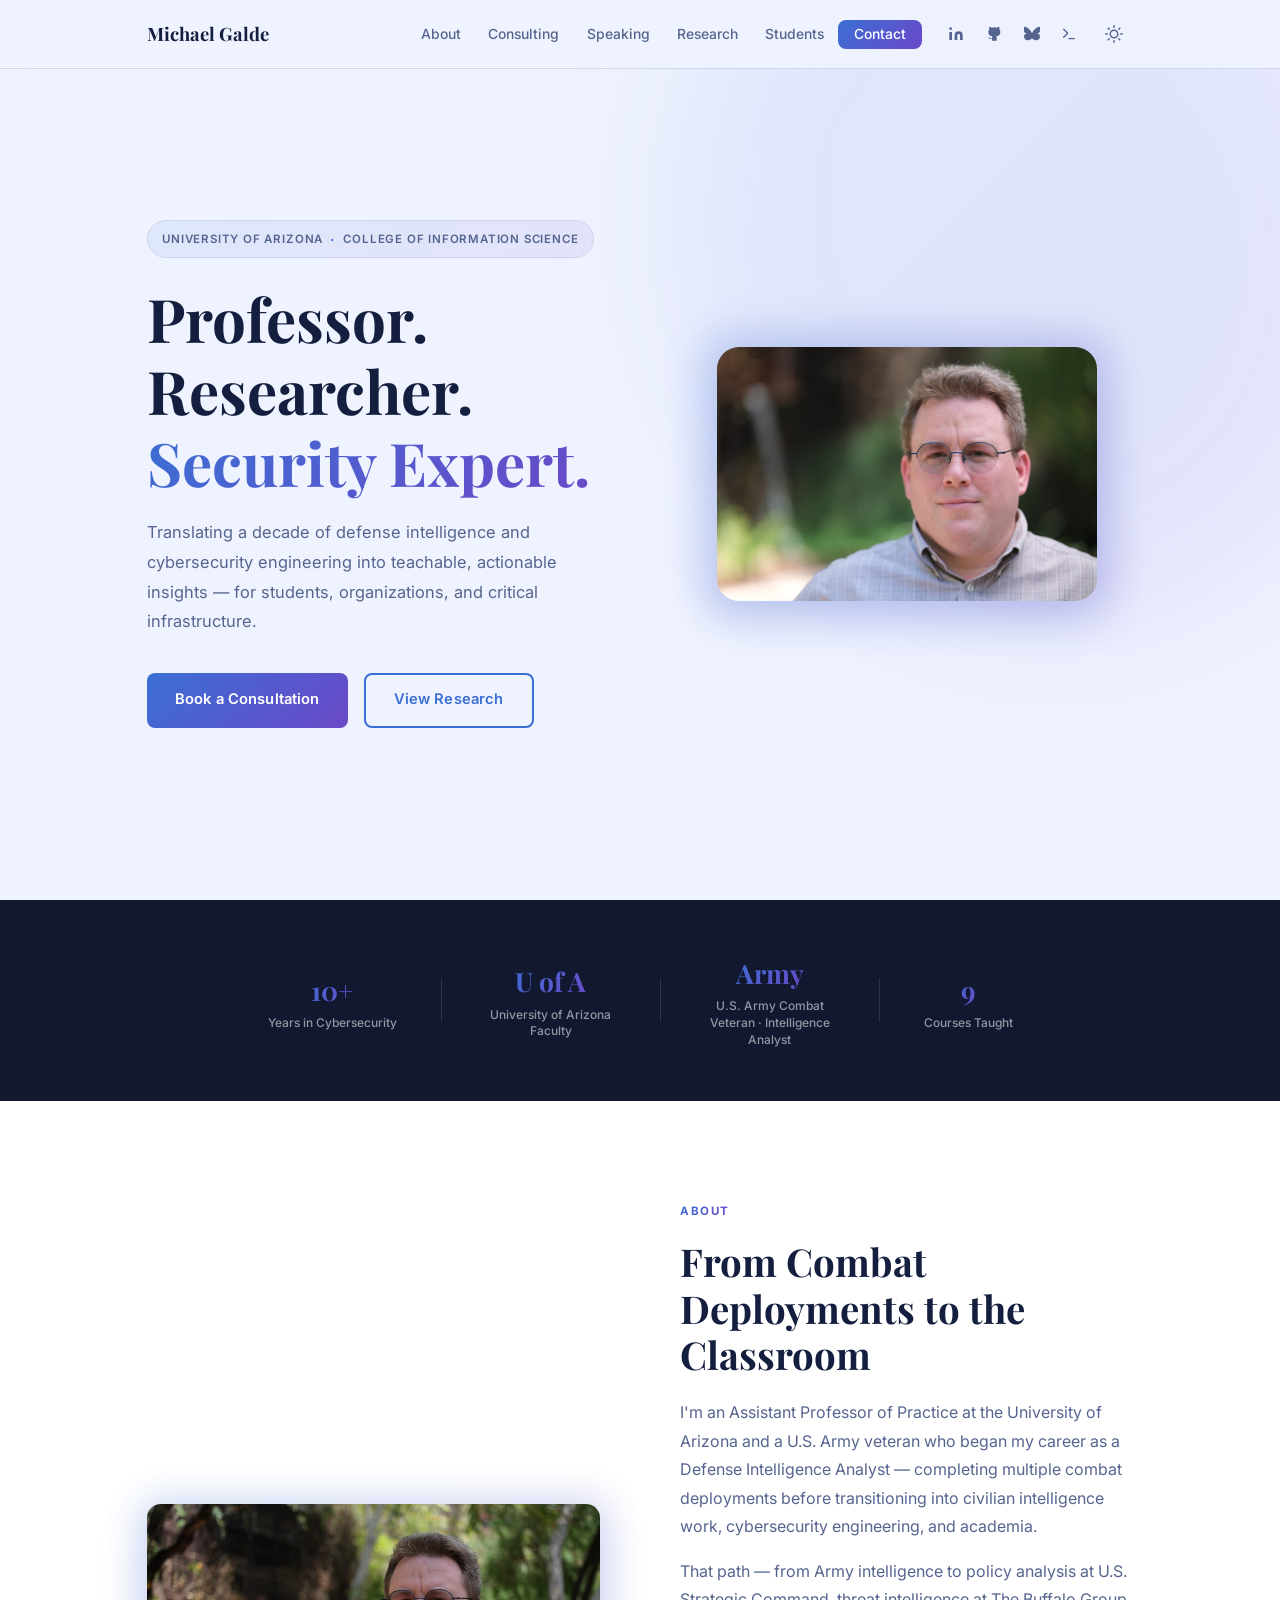
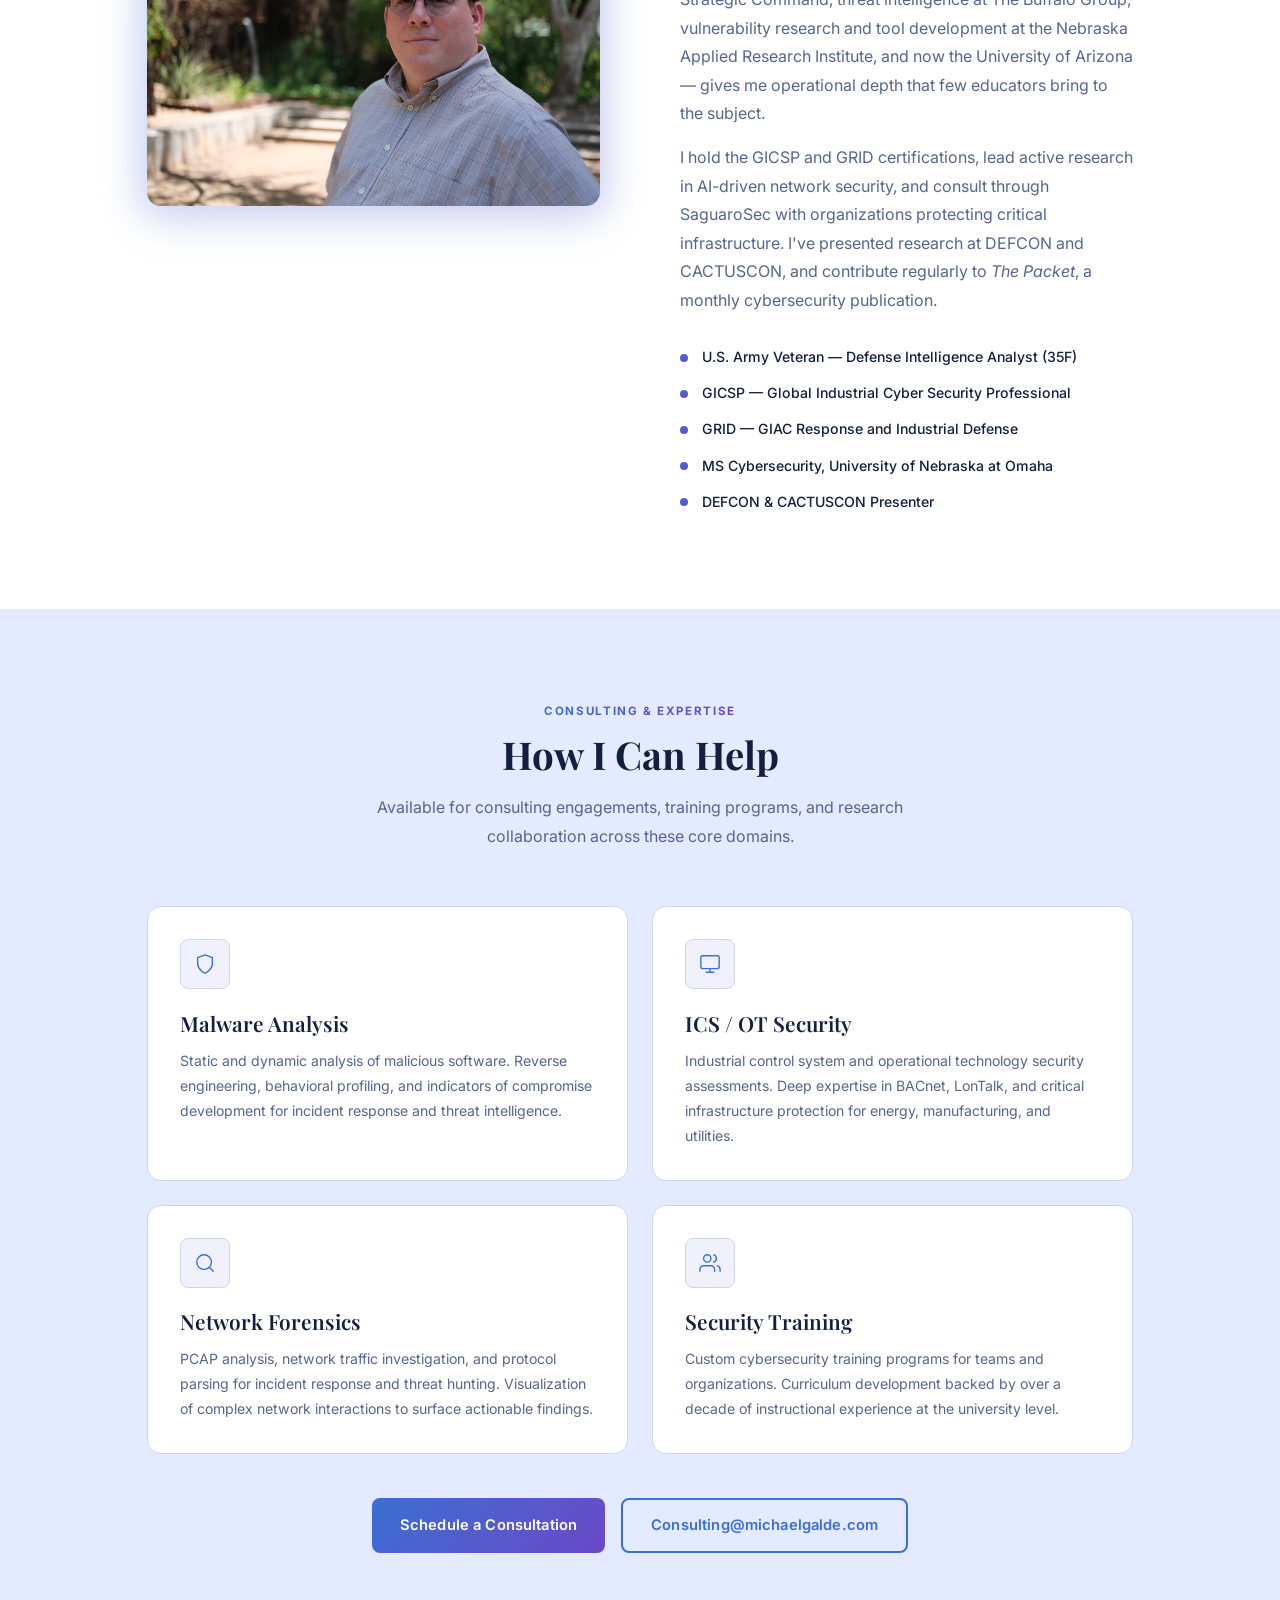
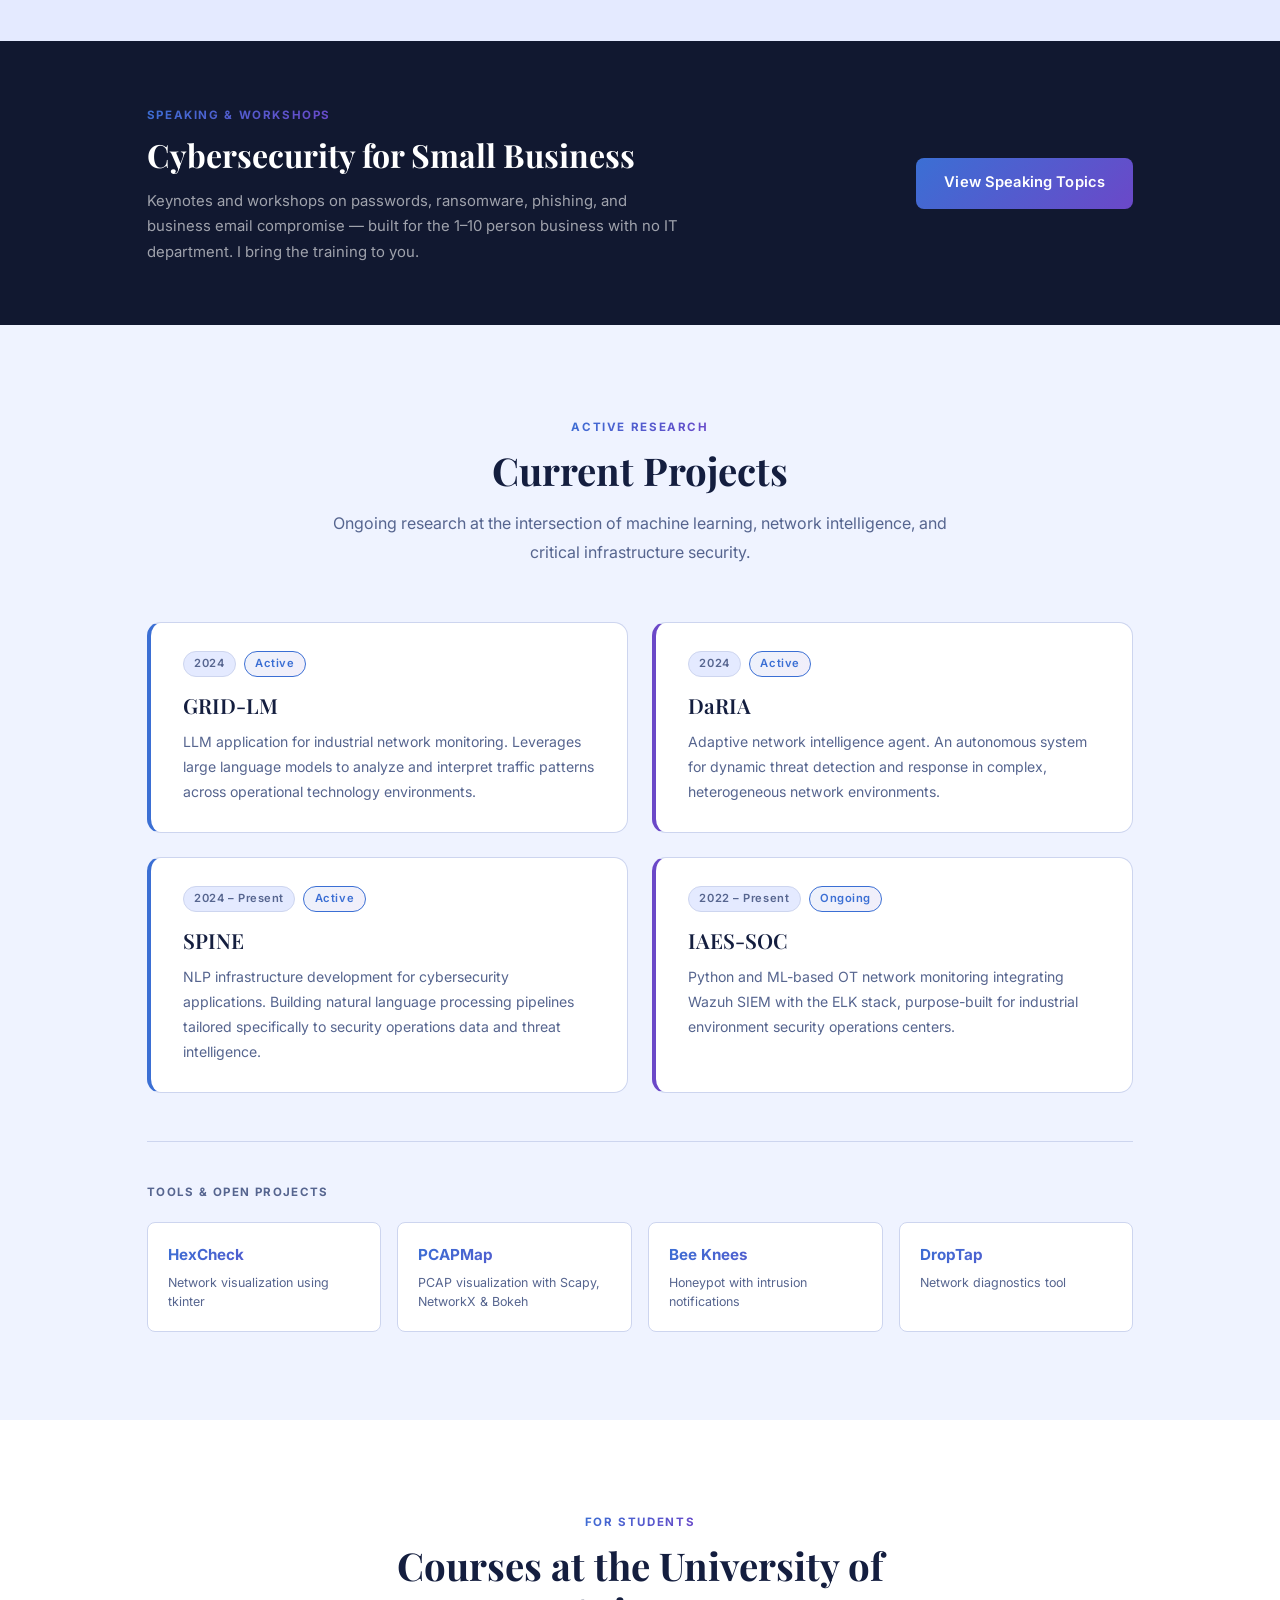
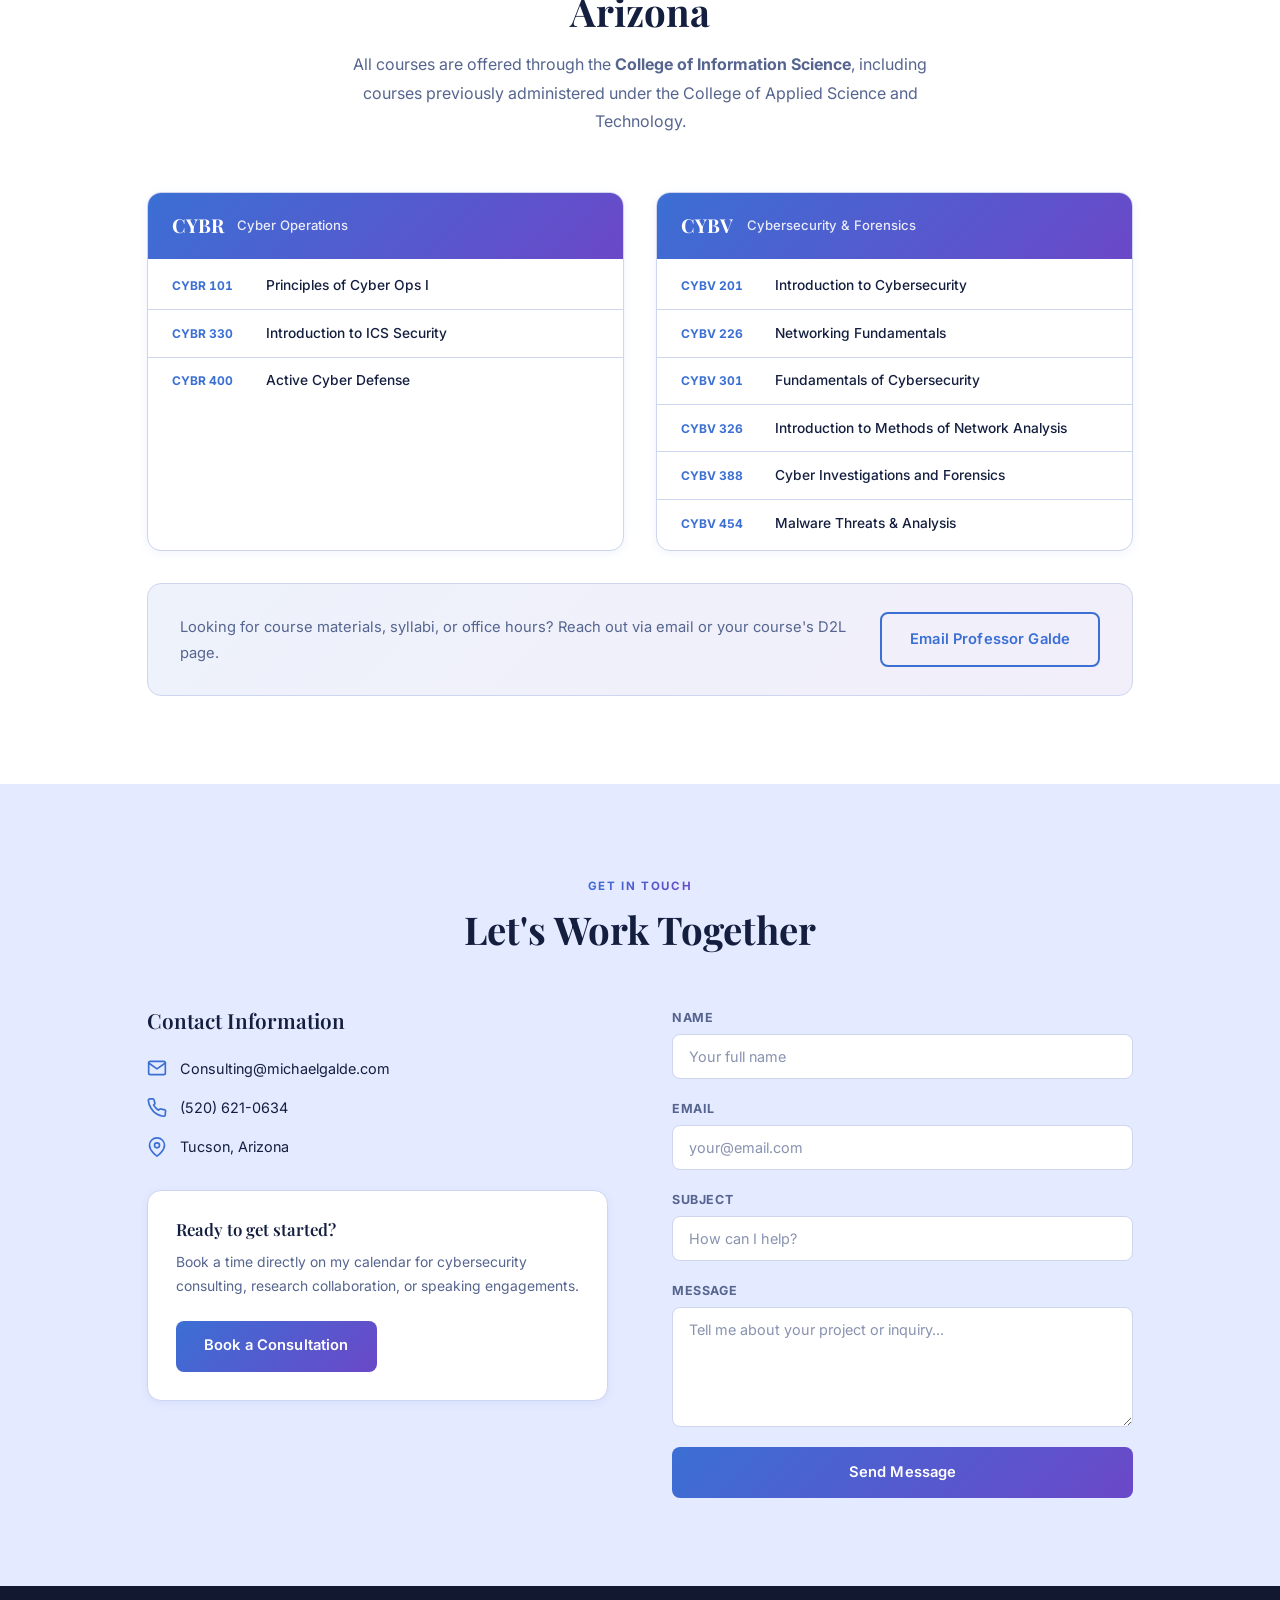
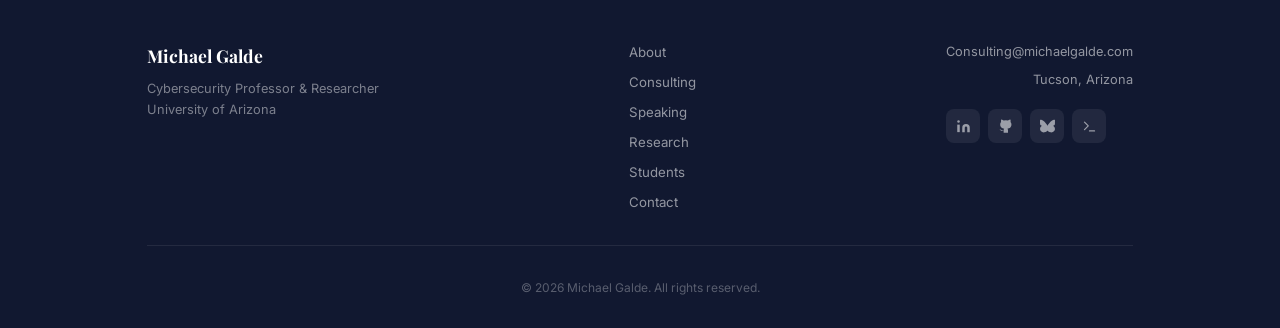
<file: index.html>
<!DOCTYPE html>
<html lang="en" data-theme="light">
<head>
  <meta charset="UTF-8">
  <meta name="viewport" content="width=device-width, initial-scale=1.0">
  <meta name="description" content="Assistant Professor at the University of Arizona and U.S. Army veteran. Cybersecurity expert specializing in ICS security, malware analysis, and network forensics. Available for consulting through SaguaroSec.">
  <title>Michael Galde | Cybersecurity Professor & Researcher</title>

  <!-- Favicon -->
  <link rel="icon" href="/favicon.ico" sizes="any">
  <link rel="icon" href="/favicon.svg" type="image/svg+xml">
  <link rel="apple-touch-icon" href="/favicon-180x180.png">

  <!-- Open Graph -->
  <meta property="og:type" content="website">
  <meta property="og:url" content="https://michaelgalde.com/">
  <meta property="og:title" content="Michael Galde | Cybersecurity Professor & Researcher">
  <meta property="og:description" content="Assistant Professor at the University of Arizona and U.S. Army veteran. Cybersecurity expert specializing in ICS security, malware analysis, and network forensics. Available for consulting.">
  <meta property="og:image" content="https://michaelgalde.com/images/hero-headshot.jpg">
  <meta property="og:image:width" content="600">
  <meta property="og:image:height" content="750">
  <meta property="og:site_name" content="Michael Galde">

  <!-- Twitter / X Card -->
  <meta name="twitter:card" content="summary_large_image">
  <meta name="twitter:title" content="Michael Galde | Cybersecurity Professor & Researcher">
  <meta name="twitter:description" content="Assistant Professor at the University of Arizona and U.S. Army veteran. Specializing in ICS security, malware analysis, and network forensics.">
  <meta name="twitter:image" content="https://michaelgalde.com/images/hero-headshot.jpg">

  <link rel="preconnect" href="https://fonts.googleapis.com">
  <link rel="preconnect" href="https://fonts.gstatic.com" crossorigin>
  <link href="https://fonts.googleapis.com/css2?family=Playfair+Display:ital,wght@0,400;0,600;0,700;1,400&family=Inter:wght@300;400;500;600;700&display=swap" rel="stylesheet">
  <link rel="stylesheet" href="css/style.css">
</head>
<body>

  <!-- ═══════════════════════ NAVIGATION ═══════════════════════ -->
  <nav class="nav" id="nav">
    <div class="nav-container">
      <a href="#home" class="nav-logo">Michael Galde</a>
      <div class="nav-right">
        <ul class="nav-links" id="navLinks">
          <li><a href="#about" class="nav-link">About</a></li>
          <li><a href="#consulting" class="nav-link">Consulting</a></li>
          <li><a href="speaking.html" class="nav-link">Speaking</a></li>
          <li><a href="#research" class="nav-link">Research</a></li>
          <li><a href="#students" class="nav-link">Students</a></li>
          <li><a href="#contact" class="nav-link nav-cta">Contact</a></li>
        </ul>
        <div class="nav-social">
          <a href="https://www.linkedin.com/in/mgalde/" target="_blank" rel="noopener" class="nav-social-link" aria-label="LinkedIn">
            <svg xmlns="http://www.w3.org/2000/svg" viewBox="0 0 24 24" fill="currentColor">
              <path d="M16 8a6 6 0 0 1 6 6v7h-4v-7a2 2 0 0 0-2-2 2 2 0 0 0-2 2v7h-4v-7a6 6 0 0 1 6-6z"/><rect x="2" y="9" width="4" height="12"/><circle cx="4" cy="4" r="2"/>
            </svg>
          </a>
          <a href="https://github.com/mgalde" target="_blank" rel="noopener" class="nav-social-link" aria-label="GitHub">
            <svg xmlns="http://www.w3.org/2000/svg" viewBox="0 0 24 24" fill="currentColor">
              <path d="M9 19c-5 1.5-5-2.5-7-3m14 6v-3.87a3.37 3.37 0 0 0-.94-2.61c3.14-.35 6.44-1.54 6.44-7A5.44 5.44 0 0 0 20 4.77 5.07 5.07 0 0 0 19.91 1S18.73.65 16 2.48a13.38 13.38 0 0 0-7 0C6.27.65 5.09 1 5.09 1A5.07 5.07 0 0 0 5 4.77a5.44 5.44 0 0 0-1.5 3.78c0 5.42 3.3 6.61 6.44 7A3.37 3.37 0 0 0 9 18.13V22"/>
            </svg>
          </a>
          <a href="https://bsky.app/profile/michaelgalde.com" target="_blank" rel="noopener" class="nav-social-link" aria-label="Bluesky">
            <svg xmlns="http://www.w3.org/2000/svg" viewBox="0 0 24 24" fill="currentColor">
              <path d="M12 10.8c-1.087-2.114-4.046-6.053-6.798-7.995C2.566.944 1.318.977.5 1.295.279 1.378 0 1.566 0 2.474c0 .893.032 3.723.044 4.555.054 3.514 2.516 3.793 5.21 3.562C2.612 11.161.036 12.4.036 16.184c0 3.457 3.118 5.816 6.957 5.186C10.037 20.8 11.547 19.427 12 18.5c.453.927 1.963 2.3 5.007 2.87 3.839.63 6.957-1.729 6.957-5.186 0-3.784-2.576-5.023-5.218-5.593 2.694.231 5.156-.048 5.21-3.562.012-.832.044-3.662.044-4.555 0-.908-.279-1.096-.5-1.179-.818-.318-2.066-.351-4.702 1.51C16.046 4.747 13.087 8.686 12 10.8Z"/>
            </svg>
          </a>
          <a href="https://apt-get-sudo.com" target="_blank" rel="noopener" class="nav-social-link" aria-label="Technical Portfolio">
            <svg xmlns="http://www.w3.org/2000/svg" viewBox="0 0 24 24" fill="none" stroke="currentColor" stroke-width="2" stroke-linecap="round" stroke-linejoin="round">
              <polyline points="4 17 10 11 4 5"/><line x1="12" y1="19" x2="20" y2="19"/>
            </svg>
          </a>
        </div>
        <button class="theme-toggle" id="themeToggle" aria-label="Toggle theme">
          <svg class="theme-icon icon-sun" xmlns="http://www.w3.org/2000/svg" viewBox="0 0 24 24" fill="none" stroke="currentColor" stroke-width="2" stroke-linecap="round" stroke-linejoin="round">
            <circle cx="12" cy="12" r="5"/>
            <line x1="12" y1="1" x2="12" y2="3"/><line x1="12" y1="21" x2="12" y2="23"/>
            <line x1="4.22" y1="4.22" x2="5.64" y2="5.64"/><line x1="18.36" y1="18.36" x2="19.78" y2="19.78"/>
            <line x1="1" y1="12" x2="3" y2="12"/><line x1="21" y1="12" x2="23" y2="12"/>
            <line x1="4.22" y1="19.78" x2="5.64" y2="18.36"/><line x1="18.36" y1="5.64" x2="19.78" y2="4.22"/>
          </svg>
          <svg class="theme-icon icon-moon" xmlns="http://www.w3.org/2000/svg" viewBox="0 0 24 24" fill="none" stroke="currentColor" stroke-width="2" stroke-linecap="round" stroke-linejoin="round">
            <path d="M21 12.79A9 9 0 1 1 11.21 3 7 7 0 0 0 21 12.79z"/>
          </svg>
        </button>
        <button class="nav-toggle" id="navToggle" aria-label="Toggle menu" aria-expanded="false">
          <span></span><span></span><span></span>
        </button>
      </div>
    </div>
  </nav>

  <main>

    <!-- ═══════════════════════ HERO ═══════════════════════ -->
    <section class="hero" id="home">
      <div class="hero-bg-blob"></div>
      <div class="container">
        <div class="hero-grid">
          <div class="hero-text">
            <div class="hero-badge">
              <span>University of Arizona</span>
              <span class="badge-sep">·</span>
              <span>College of Information Science</span>
            </div>
            <h1 class="hero-title">
              Professor.<br>
              Researcher.<br>
              <span class="gradient-text">Security Expert.</span>
            </h1>
            <p class="hero-sub">Translating a decade of defense intelligence and cybersecurity engineering into teachable, actionable insights — for students, organizations, and critical infrastructure.</p>
            <div class="hero-actions">
              <a href="https://tidycal.com/galdeconsulting/15-minute-meeting" target="_blank" rel="noopener" class="btn btn-primary">Book a Consultation</a>
              <a href="#research" class="btn btn-outline">View Research</a>
            </div>
          </div>
          <div class="hero-photo-col">
            <div class="hero-photo-frame">
              <div class="hero-photo-glow"></div>
              <img src="images/hero-headshot.jpg" alt="Professor Michael Galde" class="hero-photo">
            </div>
          </div>
        </div>
      </div>
    </section>

    <!-- ═══════════════════════ STATS STRIP ═══════════════════════ -->
    <div class="stats-strip">
      <div class="container">
        <div class="stats-grid">
          <div class="stat-item">
            <span class="stat-num">10+</span>
            <span class="stat-label">Years in Cybersecurity</span>
          </div>
          <div class="stat-divider"></div>
          <div class="stat-item">
            <span class="stat-num">U of A</span>
            <span class="stat-label">University of Arizona Faculty</span>
          </div>
          <div class="stat-divider"></div>
          <div class="stat-item">
            <span class="stat-num">Army</span>
            <span class="stat-label">U.S. Army Combat Veteran · Intelligence Analyst</span>
          </div>
          <div class="stat-divider"></div>
          <div class="stat-item">
            <span class="stat-num">9</span>
            <span class="stat-label">Courses Taught</span>
          </div>
        </div>
      </div>
    </div>

    <!-- ═══════════════════════ ABOUT ═══════════════════════ -->
    <section class="section about" id="about">
      <div class="container">
        <div class="two-col">
          <div class="col-photo">
            <div class="photo-wrapper">
              <img src="images/about-headshot.jpg" alt="Michael Galde at the University of Arizona" class="section-photo">
            </div>
          </div>
          <div class="col-text">
            <span class="section-label">About</span>
            <h2 class="section-title">From Combat Deployments to the Classroom</h2>
            <p>I'm an Assistant Professor of Practice at the University of Arizona and a U.S. Army veteran who began my career as a Defense Intelligence Analyst — completing multiple combat deployments before transitioning into civilian intelligence work, cybersecurity engineering, and academia.</p>
            <p>That path — from Army intelligence to policy analysis at U.S. Strategic Command, threat intelligence at The Buffalo Group, vulnerability research and tool development at the Nebraska Applied Research Institute, and now the University of Arizona — gives me operational depth that few educators bring to the subject.</p>
            <p>I hold the GICSP and GRID certifications, lead active research in AI-driven network security, and consult through SaguaroSec with organizations protecting critical infrastructure. I've presented research at DEFCON and CACTUSCON, and contribute regularly to <em>The Packet</em>, a monthly cybersecurity publication.</p>
            <div class="credential-list">
              <div class="credential-item">
                <div class="credential-dot"></div>
                <span>U.S. Army Veteran — Defense Intelligence Analyst (35F)</span>
              </div>
              <div class="credential-item">
                <div class="credential-dot"></div>
                <span>GICSP — Global Industrial Cyber Security Professional</span>
              </div>
              <div class="credential-item">
                <div class="credential-dot"></div>
                <span>GRID — GIAC Response and Industrial Defense</span>
              </div>
              <div class="credential-item">
                <div class="credential-dot"></div>
                <span>MS Cybersecurity, University of Nebraska at Omaha</span>
              </div>
              <div class="credential-item">
                <div class="credential-dot"></div>
                <span>DEFCON &amp; CACTUSCON Presenter</span>
              </div>
            </div>
          </div>
        </div>
      </div>
    </section>

    <!-- ═══════════════════════ CONSULTING ═══════════════════════ -->
    <section class="section consulting" id="consulting">
      <div class="container">
        <div class="section-header">
          <span class="section-label">Consulting &amp; Expertise</span>
          <h2 class="section-title">How I Can Help</h2>
          <p class="section-sub">Available for consulting engagements, training programs, and research collaboration across these core domains.</p>
        </div>
        <div class="services-grid">
          <div class="service-card">
            <div class="service-icon">
              <svg xmlns="http://www.w3.org/2000/svg" viewBox="0 0 24 24" fill="none" stroke="currentColor" stroke-width="1.5" stroke-linecap="round" stroke-linejoin="round">
                <path d="M12 22s8-4 8-10V5l-8-3-8 3v7c0 6 8 10 8 10z"/>
              </svg>
            </div>
            <h3>Malware Analysis</h3>
            <p>Static and dynamic analysis of malicious software. Reverse engineering, behavioral profiling, and indicators of compromise development for incident response and threat intelligence.</p>
          </div>
          <div class="service-card">
            <div class="service-icon">
              <svg xmlns="http://www.w3.org/2000/svg" viewBox="0 0 24 24" fill="none" stroke="currentColor" stroke-width="1.5" stroke-linecap="round" stroke-linejoin="round">
                <rect x="2" y="3" width="20" height="14" rx="2"/><line x1="8" y1="21" x2="16" y2="21"/><line x1="12" y1="17" x2="12" y2="21"/>
              </svg>
            </div>
            <h3>ICS / OT Security</h3>
            <p>Industrial control system and operational technology security assessments. Deep expertise in BACnet, LonTalk, and critical infrastructure protection for energy, manufacturing, and utilities.</p>
          </div>
          <div class="service-card">
            <div class="service-icon">
              <svg xmlns="http://www.w3.org/2000/svg" viewBox="0 0 24 24" fill="none" stroke="currentColor" stroke-width="1.5" stroke-linecap="round" stroke-linejoin="round">
                <circle cx="11" cy="11" r="8"/><line x1="21" y1="21" x2="16.65" y2="16.65"/>
              </svg>
            </div>
            <h3>Network Forensics</h3>
            <p>PCAP analysis, network traffic investigation, and protocol parsing for incident response and threat hunting. Visualization of complex network interactions to surface actionable findings.</p>
          </div>
          <div class="service-card">
            <div class="service-icon">
              <svg xmlns="http://www.w3.org/2000/svg" viewBox="0 0 24 24" fill="none" stroke="currentColor" stroke-width="1.5" stroke-linecap="round" stroke-linejoin="round">
                <path d="M17 21v-2a4 4 0 0 0-4-4H5a4 4 0 0 0-4 4v2"/><circle cx="9" cy="7" r="4"/>
                <path d="M23 21v-2a4 4 0 0 0-3-3.87"/><path d="M16 3.13a4 4 0 0 1 0 7.75"/>
              </svg>
            </div>
            <h3>Security Training</h3>
            <p>Custom cybersecurity training programs for teams and organizations. Curriculum development backed by over a decade of instructional experience at the university level.</p>
          </div>
        </div>
        <div class="consulting-cta">
          <a href="https://tidycal.com/galdeconsulting/15-minute-meeting" target="_blank" rel="noopener" class="btn btn-primary">Schedule a Consultation</a>
          <a href="mailto:Consulting@michaelgalde.com" class="btn btn-outline">Consulting@michaelgalde.com</a>
        </div>
      </div>
    </section>

    <!-- ═══════════════════════ SPEAKING TEASER ═══════════════════════ -->
    <div class="speaking-teaser">
      <div class="container">
        <div class="speaking-teaser-inner">
          <div class="speaking-teaser-text">
            <span class="speaking-teaser-eyebrow">Speaking &amp; Workshops</span>
            <h2 class="speaking-teaser-heading">Cybersecurity for Small Business</h2>
            <p>Keynotes and workshops on passwords, ransomware, phishing, and business email compromise — built for the 1–10 person business with no IT department. I bring the training to you.</p>
          </div>
          <a href="speaking.html" class="btn btn-primary">View Speaking Topics</a>
        </div>
      </div>
    </div>

    <!-- ═══════════════════════ RESEARCH ═══════════════════════ -->
    <section class="section research" id="research">
      <div class="container">
        <div class="section-header">
          <span class="section-label">Active Research</span>
          <h2 class="section-title">Current Projects</h2>
          <p class="section-sub">Ongoing research at the intersection of machine learning, network intelligence, and critical infrastructure security.</p>
        </div>
        <div class="research-grid">
          <div class="research-card">
            <div class="research-meta">
              <span class="research-tag">2024</span>
              <span class="research-tag research-tag-active">Active</span>
            </div>
            <h3>GRID-LM</h3>
            <p>LLM application for industrial network monitoring. Leverages large language models to analyze and interpret traffic patterns across operational technology environments.</p>
          </div>
          <div class="research-card">
            <div class="research-meta">
              <span class="research-tag">2024</span>
              <span class="research-tag research-tag-active">Active</span>
            </div>
            <h3>DaRIA</h3>
            <p>Adaptive network intelligence agent. An autonomous system for dynamic threat detection and response in complex, heterogeneous network environments.</p>
          </div>
          <div class="research-card">
            <div class="research-meta">
              <span class="research-tag">2024 – Present</span>
              <span class="research-tag research-tag-active">Active</span>
            </div>
            <h3>SPINE</h3>
            <p>NLP infrastructure development for cybersecurity applications. Building natural language processing pipelines tailored specifically to security operations data and threat intelligence.</p>
          </div>
          <div class="research-card">
            <div class="research-meta">
              <span class="research-tag">2022 – Present</span>
              <span class="research-tag research-tag-active">Ongoing</span>
            </div>
            <h3>IAES-SOC</h3>
            <p>Python and ML-based OT network monitoring integrating Wazuh SIEM with the ELK stack, purpose-built for industrial environment security operations centers.</p>
          </div>
        </div>

        <div class="tools-section">
          <p class="tools-label">Tools &amp; Open Projects</p>
          <div class="tools-grid">
            <div class="tool-item">
              <span class="tool-name">HexCheck</span>
              <span class="tool-desc">Network visualization using tkinter</span>
            </div>
            <div class="tool-item">
              <span class="tool-name">PCAPMap</span>
              <span class="tool-desc">PCAP visualization with Scapy, NetworkX &amp; Bokeh</span>
            </div>
            <div class="tool-item">
              <span class="tool-name">Bee Knees</span>
              <span class="tool-desc">Honeypot with intrusion notifications</span>
            </div>
            <div class="tool-item">
              <span class="tool-name">DropTap</span>
              <span class="tool-desc">Network diagnostics tool</span>
            </div>
          </div>
        </div>
      </div>
    </section>

    <!-- ═══════════════════════ STUDENTS ═══════════════════════ -->
    <section class="section students" id="students">
      <div class="container">
        <div class="section-header">
          <span class="section-label">For Students</span>
          <h2 class="section-title">Courses at the University of Arizona</h2>
          <p class="section-sub">All courses are offered through the <strong>College of Information Science</strong>, including courses previously administered under the College of Applied Science and Technology.</p>
        </div>
        <div class="courses-grid">
          <div class="course-group">
            <div class="course-group-header">
              <span class="course-prefix">CYBR</span>
              <span class="course-group-label">Cyber Operations</span>
            </div>
            <div class="course-list">
              <div class="course-item">
                <span class="course-num">CYBR 101</span>
                <span class="course-name">Principles of Cyber Ops I</span>
              </div>
              <div class="course-item">
                <span class="course-num">CYBR 330</span>
                <span class="course-name">Introduction to ICS Security</span>
              </div>
              <div class="course-item">
                <span class="course-num">CYBR 400</span>
                <span class="course-name">Active Cyber Defense</span>
              </div>
            </div>
          </div>
          <div class="course-group">
            <div class="course-group-header">
              <span class="course-prefix">CYBV</span>
              <span class="course-group-label">Cybersecurity &amp; Forensics</span>
            </div>
            <div class="course-list">
              <div class="course-item">
                <span class="course-num">CYBV 201</span>
                <span class="course-name">Introduction to Cybersecurity</span>
              </div>
              <div class="course-item">
                <span class="course-num">CYBV 226</span>
                <span class="course-name">Networking Fundamentals</span>
              </div>
              <div class="course-item">
                <span class="course-num">CYBV 301</span>
                <span class="course-name">Fundamentals of Cybersecurity</span>
              </div>
              <div class="course-item">
                <span class="course-num">CYBV 326</span>
                <span class="course-name">Introduction to Methods of Network Analysis</span>
              </div>
              <div class="course-item">
                <span class="course-num">CYBV 388</span>
                <span class="course-name">Cyber Investigations and Forensics</span>
              </div>
              <div class="course-item">
                <span class="course-num">CYBV 454</span>
                <span class="course-name">Malware Threats &amp; Analysis</span>
              </div>
            </div>
          </div>
        </div>
        <div class="student-note">
          <p>Looking for course materials, syllabi, or office hours? Reach out via email or your course's D2L page.</p>
          <a href="mailto:Consulting@michaelgalde.com" class="btn btn-outline">Email Professor Galde</a>
        </div>
      </div>
    </section>

    <!-- ═══════════════════════ CONTACT ═══════════════════════ -->
    <section class="section contact" id="contact">
      <div class="container">
        <div class="section-header">
          <span class="section-label">Get in Touch</span>
          <h2 class="section-title">Let's Work Together</h2>
        </div>
        <div class="contact-grid">
          <div class="contact-info">
            <h3>Contact Information</h3>
            <div class="contact-details">
              <div class="contact-row">
                <svg class="contact-icon" xmlns="http://www.w3.org/2000/svg" viewBox="0 0 24 24" fill="none" stroke="currentColor" stroke-width="2" stroke-linecap="round" stroke-linejoin="round">
                  <path d="M4 4h16c1.1 0 2 .9 2 2v12c0 1.1-.9 2-2 2H4c-1.1 0-2-.9-2-2V6c0-1.1.9-2 2-2z"/><polyline points="22,6 12,13 2,6"/>
                </svg>
                <a href="mailto:Consulting@michaelgalde.com">Consulting@michaelgalde.com</a>
              </div>
              <div class="contact-row">
                <svg class="contact-icon" xmlns="http://www.w3.org/2000/svg" viewBox="0 0 24 24" fill="none" stroke="currentColor" stroke-width="2" stroke-linecap="round" stroke-linejoin="round">
                  <path d="M22 16.92v3a2 2 0 0 1-2.18 2 19.79 19.79 0 0 1-8.63-3.07A19.5 19.5 0 0 1 4.69 12 19.79 19.79 0 0 1 1.61 3.22 2 2 0 0 1 3.62 1h3a2 2 0 0 1 2 1.72 12.84 12.84 0 0 0 .7 2.81 2 2 0 0 1-.45 2.11L7.91 8.6a16 16 0 0 0 6 6l.96-.96a2 2 0 0 1 2.11-.45c.907.339 1.85.573 2.81.7A2 2 0 0 1 22 16.92z"/>
                </svg>
                <a href="tel:5206210634">(520) 621-0634</a>
              </div>
              <div class="contact-row">
                <svg class="contact-icon" xmlns="http://www.w3.org/2000/svg" viewBox="0 0 24 24" fill="none" stroke="currentColor" stroke-width="2" stroke-linecap="round" stroke-linejoin="round">
                  <path d="M21 10c0 7-9 13-9 13s-9-6-9-13a9 9 0 0 1 18 0z"/><circle cx="12" cy="10" r="3"/>
                </svg>
                <span>Tucson, Arizona</span>
              </div>
            </div>
            <div class="booking-card">
              <h4>Ready to get started?</h4>
              <p>Book a time directly on my calendar for cybersecurity consulting, research collaboration, or speaking engagements.</p>
              <a href="https://tidycal.com/galdeconsulting/15-minute-meeting" target="_blank" rel="noopener" class="btn btn-primary">Book a Consultation</a>
            </div>
          </div>
          <div class="contact-form-col">
            <form class="contact-form" id="contactForm" novalidate>
              <div class="form-group">
                <label for="name">Name</label>
                <input type="text" id="name" name="name" placeholder="Your full name" required>
              </div>
              <div class="form-group">
                <label for="email">Email</label>
                <input type="email" id="email" name="email" placeholder="your@email.com" required>
              </div>
              <div class="form-group">
                <label for="subject">Subject</label>
                <input type="text" id="subject" name="subject" placeholder="How can I help?">
              </div>
              <div class="form-group">
                <label for="message">Message</label>
                <textarea id="message" name="message" rows="5" placeholder="Tell me about your project or inquiry..." required></textarea>
              </div>
              <button type="submit" class="btn btn-primary btn-full">Send Message</button>
              <div class="form-success" id="formSuccess" hidden>
                <p>Your message has been sent. I'll be in touch shortly.</p>
              </div>
            </form>
          </div>
        </div>
      </div>
    </section>

  </main>

  <!-- ═══════════════════════ FOOTER ═══════════════════════ -->
  <footer class="footer">
    <div class="container">
      <div class="footer-inner">
        <div class="footer-brand">
          <span class="footer-logo">Michael Galde</span>
          <p>Cybersecurity Professor &amp; Researcher<br>University of Arizona</p>
        </div>
        <nav class="footer-nav">
          <a href="#about">About</a>
          <a href="#consulting">Consulting</a>
          <a href="speaking.html">Speaking</a>
          <a href="#research">Research</a>
          <a href="#students">Students</a>
          <a href="#contact">Contact</a>
        </nav>
        <div class="footer-contact">
          <a href="mailto:Consulting@michaelgalde.com">Consulting@michaelgalde.com</a>
          <span>Tucson, Arizona</span>
          <div class="footer-social">
            <a href="https://www.linkedin.com/in/mgalde/" target="_blank" rel="noopener" aria-label="LinkedIn">
              <svg xmlns="http://www.w3.org/2000/svg" viewBox="0 0 24 24" fill="currentColor">
                <path d="M16 8a6 6 0 0 1 6 6v7h-4v-7a2 2 0 0 0-2-2 2 2 0 0 0-2 2v7h-4v-7a6 6 0 0 1 6-6z"/><rect x="2" y="9" width="4" height="12"/><circle cx="4" cy="4" r="2"/>
              </svg>
            </a>
            <a href="https://github.com/mgalde" target="_blank" rel="noopener" aria-label="GitHub">
              <svg xmlns="http://www.w3.org/2000/svg" viewBox="0 0 24 24" fill="currentColor">
                <path d="M9 19c-5 1.5-5-2.5-7-3m14 6v-3.87a3.37 3.37 0 0 0-.94-2.61c3.14-.35 6.44-1.54 6.44-7A5.44 5.44 0 0 0 20 4.77 5.07 5.07 0 0 0 19.91 1S18.73.65 16 2.48a13.38 13.38 0 0 0-7 0C6.27.65 5.09 1 5.09 1A5.07 5.07 0 0 0 5 4.77a5.44 5.44 0 0 0-1.5 3.78c0 5.42 3.3 6.61 6.44 7A3.37 3.37 0 0 0 9 18.13V22"/>
              </svg>
            </a>
            <a href="https://bsky.app/profile/michaelgalde.com" target="_blank" rel="noopener" aria-label="Bluesky">
              <svg xmlns="http://www.w3.org/2000/svg" viewBox="0 0 24 24" fill="currentColor">
                <path d="M12 10.8c-1.087-2.114-4.046-6.053-6.798-7.995C2.566.944 1.318.977.5 1.295.279 1.378 0 1.566 0 2.474c0 .893.032 3.723.044 4.555.054 3.514 2.516 3.793 5.21 3.562C2.612 11.161.036 12.4.036 16.184c0 3.457 3.118 5.816 6.957 5.186C10.037 20.8 11.547 19.427 12 18.5c.453.927 1.963 2.3 5.007 2.87 3.839.63 6.957-1.729 6.957-5.186 0-3.784-2.576-5.023-5.218-5.593 2.694.231 5.156-.048 5.21-3.562.012-.832.044-3.662.044-4.555 0-.908-.279-1.096-.5-1.179-.818-.318-2.066-.351-4.702 1.51C16.046 4.747 13.087 8.686 12 10.8Z"/>
              </svg>
            </a>
            <a href="https://apt-get-sudo.com" target="_blank" rel="noopener" aria-label="Technical Portfolio">
              <svg xmlns="http://www.w3.org/2000/svg" viewBox="0 0 24 24" fill="none" stroke="currentColor" stroke-width="2" stroke-linecap="round" stroke-linejoin="round">
                <polyline points="4 17 10 11 4 5"/><line x1="12" y1="19" x2="20" y2="19"/>
              </svg>
            </a>
          </div>
        </div>
      </div>
      <div class="footer-bottom">
        <span>&copy; 2026 Michael Galde. All rights reserved.</span>
      </div>
    </div>
  </footer>

  <script src="js/main.js"></script>
</body>
</html>
</file>
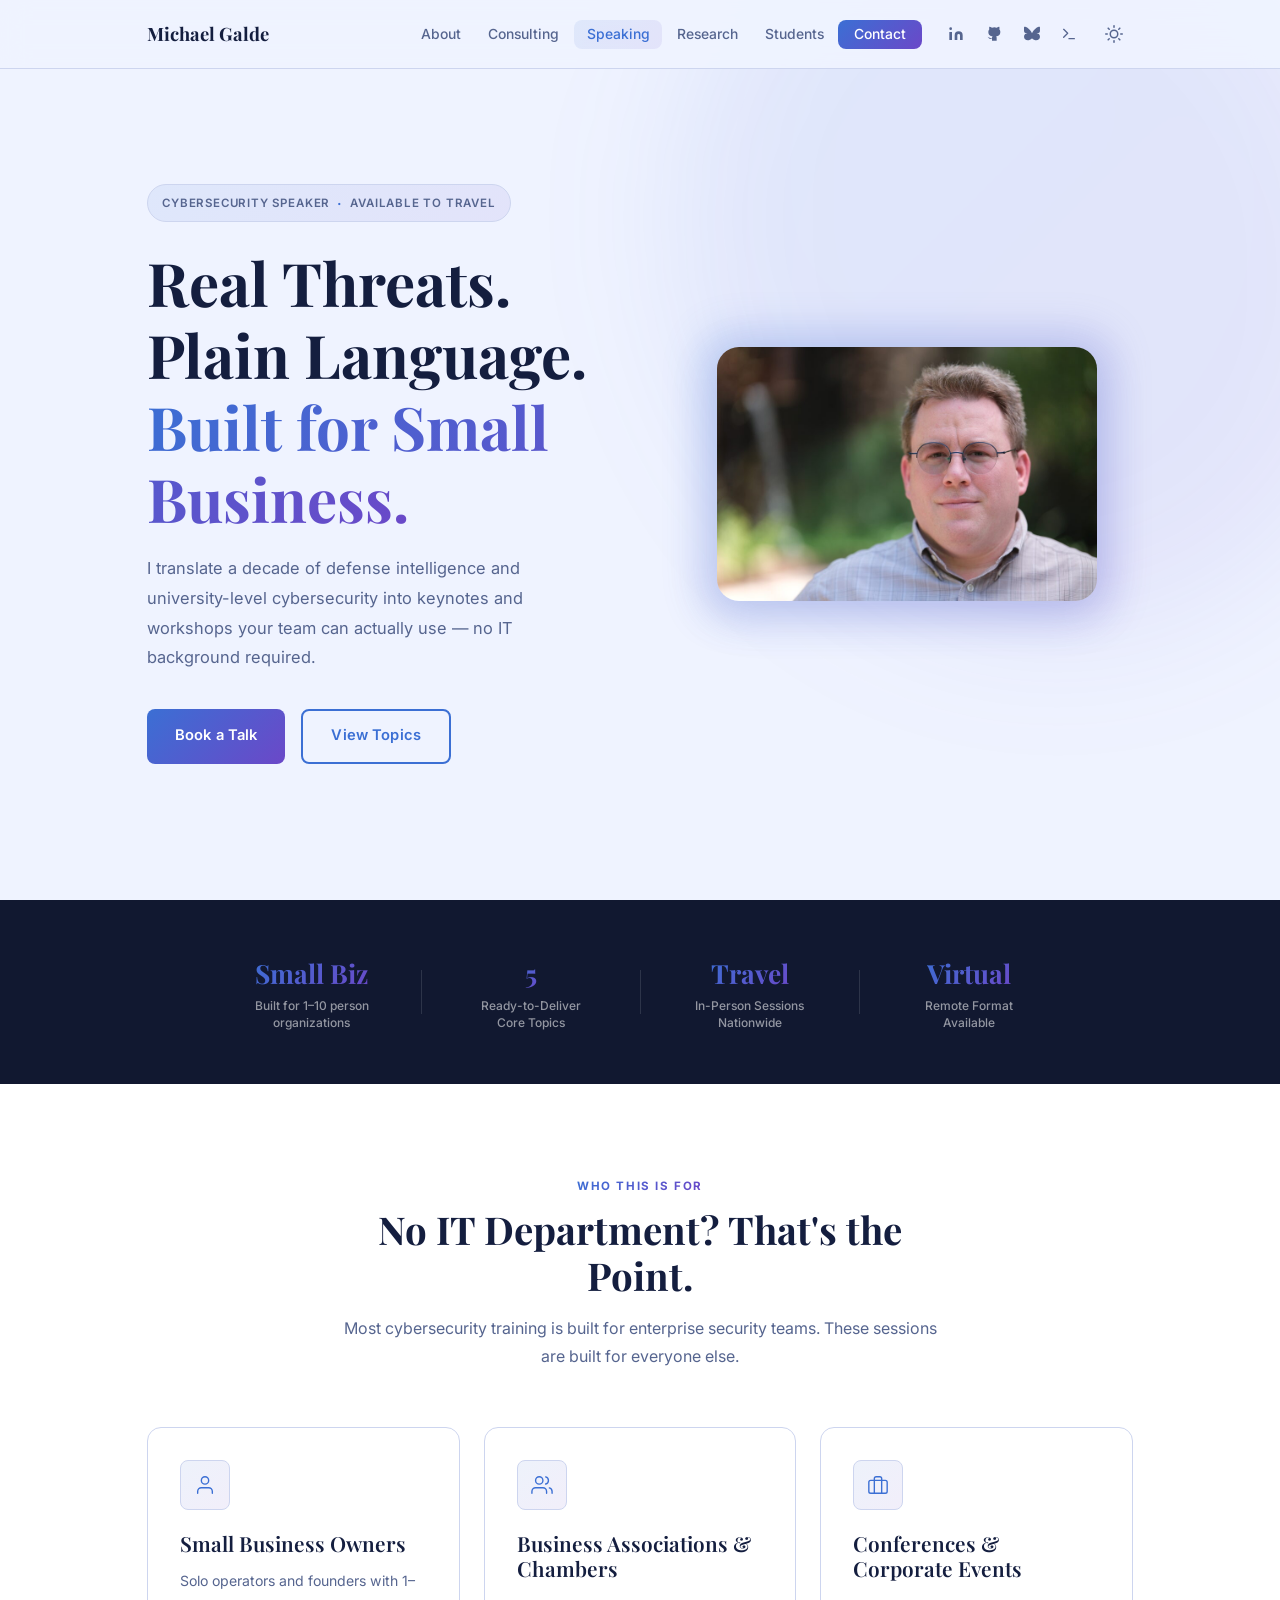
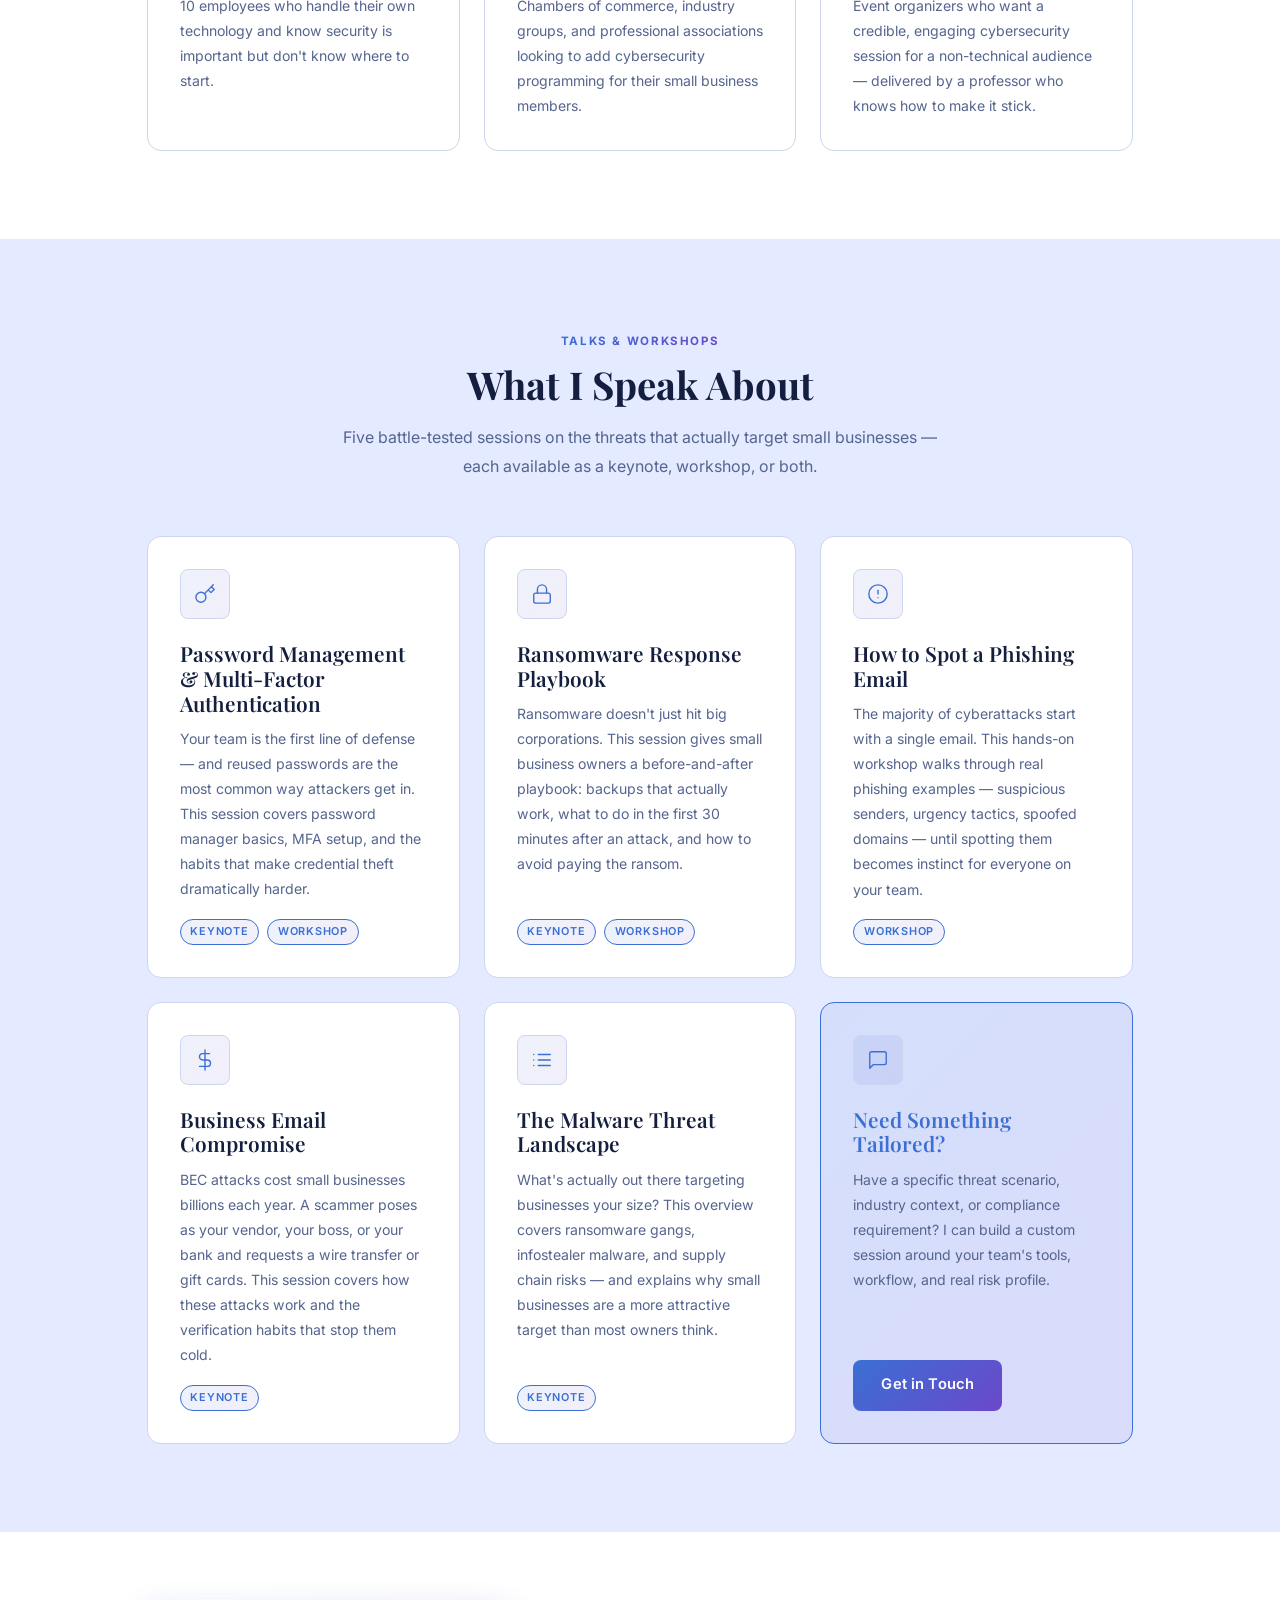
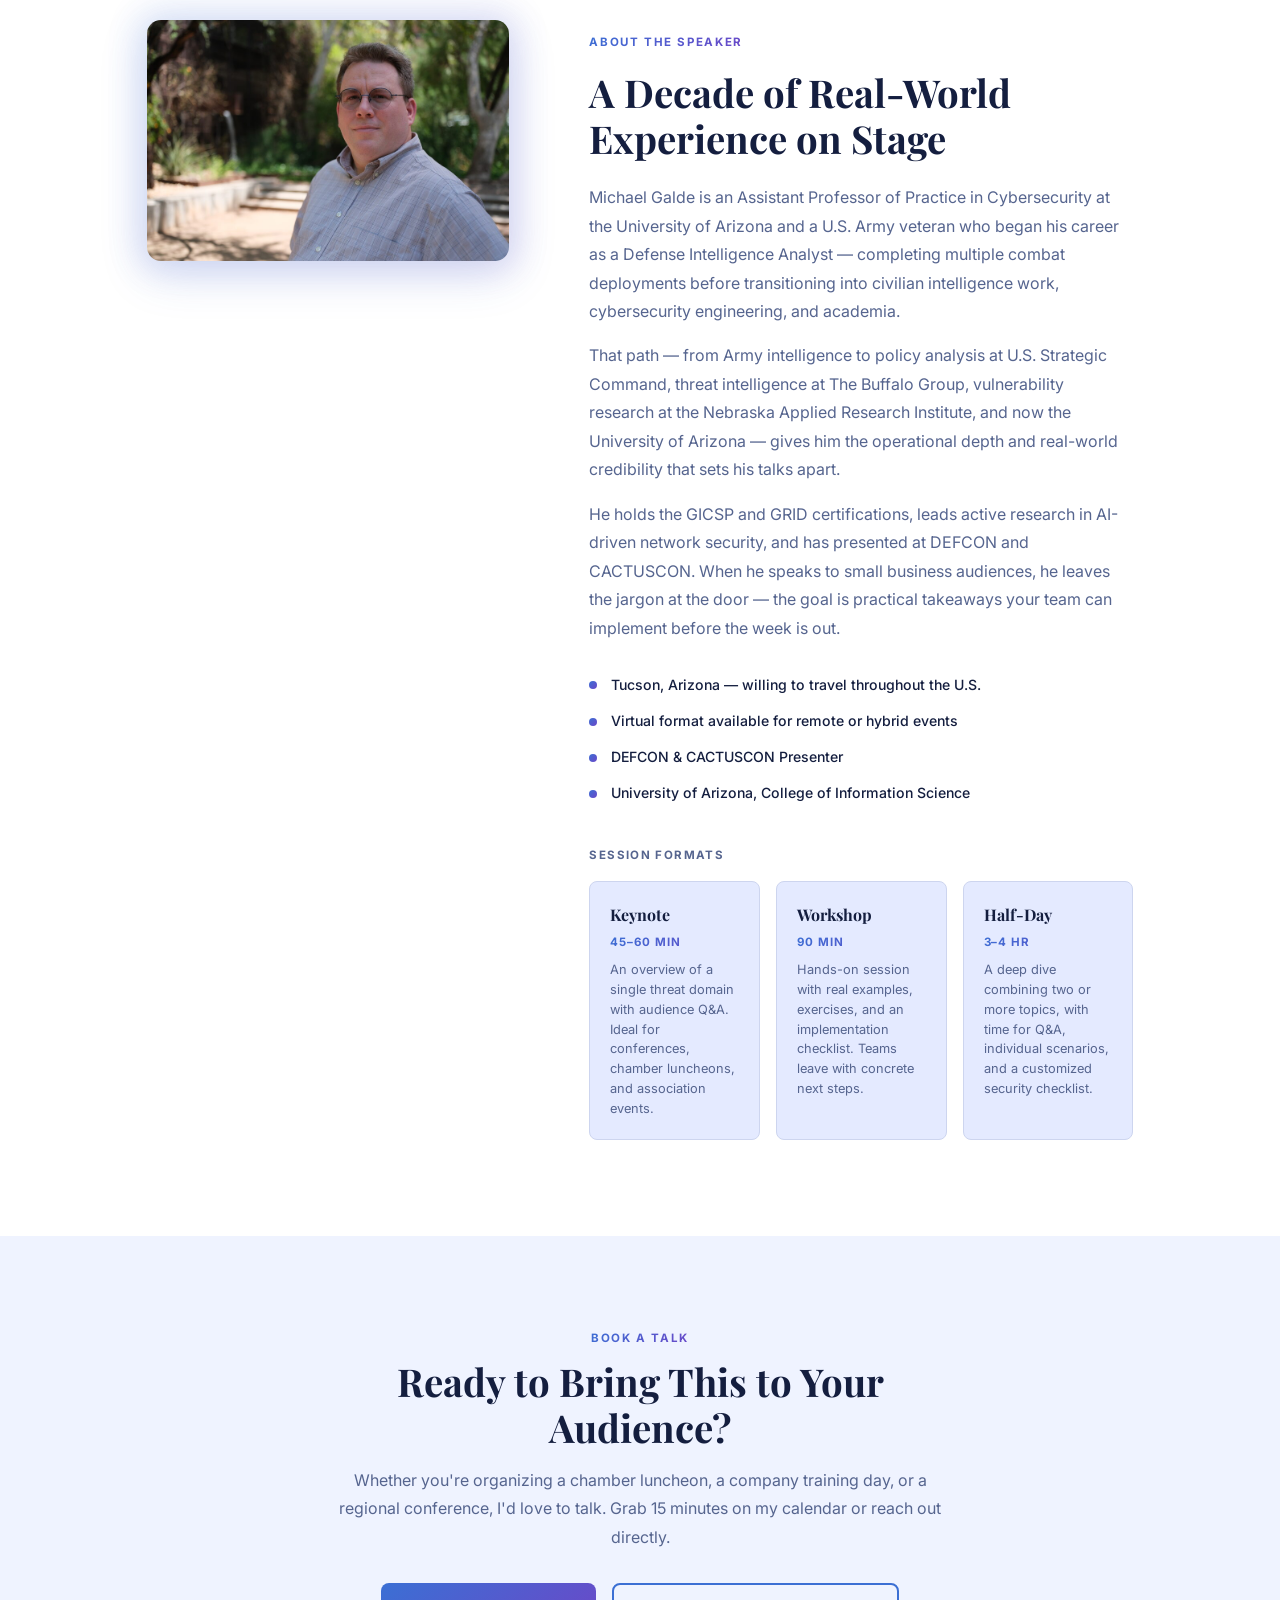
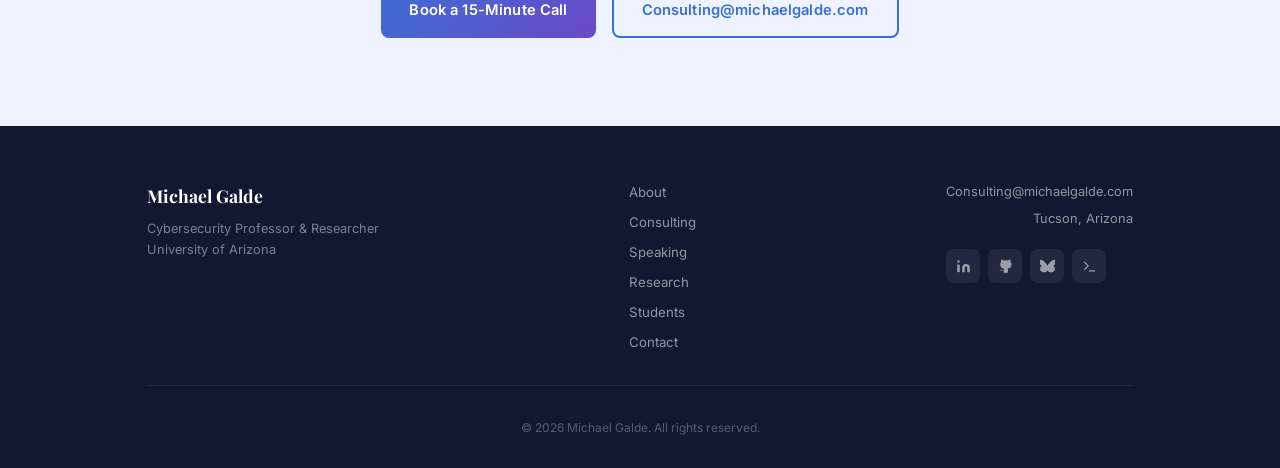
<file: speaking.html>
<!DOCTYPE html>
<html lang="en" data-theme="light">
<head>
  <meta charset="UTF-8">
  <meta name="viewport" content="width=device-width, initial-scale=1.0">
  <meta name="description" content="Michael Galde — cybersecurity speaker for small business. Keynotes and workshops on password security, ransomware, phishing, and business email compromise. Available to travel.">
  <title>Speaking | Michael Galde — Cybersecurity for Small Business</title>

  <!-- Favicon -->
  <link rel="icon" href="/favicon.ico" sizes="any">
  <link rel="icon" href="/favicon.svg" type="image/svg+xml">
  <link rel="apple-touch-icon" href="/favicon-180x180.png">

  <!-- Open Graph -->
  <meta property="og:type" content="website">
  <meta property="og:url" content="https://michaelgalde.com/speaking.html">
  <meta property="og:title" content="Speaking | Michael Galde — Cybersecurity for Small Business">
  <meta property="og:description" content="Keynotes and workshops on real cybersecurity threats for small businesses with no IT department. Available to travel.">
  <meta property="og:image" content="https://michaelgalde.com/images/hero-headshot.jpg">
  <meta property="og:image:width" content="600">
  <meta property="og:image:height" content="750">
  <meta property="og:site_name" content="Michael Galde">

  <!-- Twitter / X Card -->
  <meta name="twitter:card" content="summary_large_image">
  <meta name="twitter:title" content="Speaking | Michael Galde — Cybersecurity for Small Business">
  <meta name="twitter:description" content="Keynotes and workshops on real cybersecurity threats for small businesses with no IT department.">
  <meta name="twitter:image" content="https://michaelgalde.com/images/hero-headshot.jpg">

  <link rel="preconnect" href="https://fonts.googleapis.com">
  <link rel="preconnect" href="https://fonts.gstatic.com" crossorigin>
  <link href="https://fonts.googleapis.com/css2?family=Playfair+Display:ital,wght@0,400;0,600;0,700;1,400&family=Inter:wght@300;400;500;600;700&display=swap" rel="stylesheet">
  <link rel="stylesheet" href="css/style.css">
</head>
<body>

  <!-- ═══════════════════════ NAVIGATION ═══════════════════════ -->
  <nav class="nav" id="nav">
    <div class="nav-container">
      <a href="index.html" class="nav-logo">Michael Galde</a>
      <div class="nav-right">
        <ul class="nav-links" id="navLinks">
          <li><a href="index.html#about" class="nav-link">About</a></li>
          <li><a href="index.html#consulting" class="nav-link">Consulting</a></li>
          <li><a href="speaking.html" class="nav-link nav-link-current">Speaking</a></li>
          <li><a href="index.html#research" class="nav-link">Research</a></li>
          <li><a href="index.html#students" class="nav-link">Students</a></li>
          <li><a href="index.html#contact" class="nav-link nav-cta">Contact</a></li>
        </ul>
        <div class="nav-social">
          <a href="https://www.linkedin.com/in/mgalde/" target="_blank" rel="noopener" class="nav-social-link" aria-label="LinkedIn">
            <svg xmlns="http://www.w3.org/2000/svg" viewBox="0 0 24 24" fill="currentColor">
              <path d="M16 8a6 6 0 0 1 6 6v7h-4v-7a2 2 0 0 0-2-2 2 2 0 0 0-2 2v7h-4v-7a6 6 0 0 1 6-6z"/><rect x="2" y="9" width="4" height="12"/><circle cx="4" cy="4" r="2"/>
            </svg>
          </a>
          <a href="https://github.com/mgalde" target="_blank" rel="noopener" class="nav-social-link" aria-label="GitHub">
            <svg xmlns="http://www.w3.org/2000/svg" viewBox="0 0 24 24" fill="currentColor">
              <path d="M9 19c-5 1.5-5-2.5-7-3m14 6v-3.87a3.37 3.37 0 0 0-.94-2.61c3.14-.35 6.44-1.54 6.44-7A5.44 5.44 0 0 0 20 4.77 5.07 5.07 0 0 0 19.91 1S18.73.65 16 2.48a13.38 13.38 0 0 0-7 0C6.27.65 5.09 1 5.09 1A5.07 5.07 0 0 0 5 4.77a5.44 5.44 0 0 0-1.5 3.78c0 5.42 3.3 6.61 6.44 7A3.37 3.37 0 0 0 9 18.13V22"/>
            </svg>
          </a>
          <a href="https://bsky.app/profile/michaelgalde.com" target="_blank" rel="noopener" class="nav-social-link" aria-label="Bluesky">
            <svg xmlns="http://www.w3.org/2000/svg" viewBox="0 0 24 24" fill="currentColor">
              <path d="M12 10.8c-1.087-2.114-4.046-6.053-6.798-7.995C2.566.944 1.318.977.5 1.295.279 1.378 0 1.566 0 2.474c0 .893.032 3.723.044 4.555.054 3.514 2.516 3.793 5.21 3.562C2.612 11.161.036 12.4.036 16.184c0 3.457 3.118 5.816 6.957 5.186C10.037 20.8 11.547 19.427 12 18.5c.453.927 1.963 2.3 5.007 2.87 3.839.63 6.957-1.729 6.957-5.186 0-3.784-2.576-5.023-5.218-5.593 2.694.231 5.156-.048 5.21-3.562.012-.832.044-3.662.044-4.555 0-.908-.279-1.096-.5-1.179-.818-.318-2.066-.351-4.702 1.51C16.046 4.747 13.087 8.686 12 10.8Z"/>
            </svg>
          </a>
          <a href="https://apt-get-sudo.com" target="_blank" rel="noopener" class="nav-social-link" aria-label="Technical Portfolio">
            <svg xmlns="http://www.w3.org/2000/svg" viewBox="0 0 24 24" fill="none" stroke="currentColor" stroke-width="2" stroke-linecap="round" stroke-linejoin="round">
              <polyline points="4 17 10 11 4 5"/><line x1="12" y1="19" x2="20" y2="19"/>
            </svg>
          </a>
        </div>
        <button class="theme-toggle" id="themeToggle" aria-label="Toggle theme">
          <svg class="theme-icon icon-sun" xmlns="http://www.w3.org/2000/svg" viewBox="0 0 24 24" fill="none" stroke="currentColor" stroke-width="2" stroke-linecap="round" stroke-linejoin="round">
            <circle cx="12" cy="12" r="5"/>
            <line x1="12" y1="1" x2="12" y2="3"/><line x1="12" y1="21" x2="12" y2="23"/>
            <line x1="4.22" y1="4.22" x2="5.64" y2="5.64"/><line x1="18.36" y1="18.36" x2="19.78" y2="19.78"/>
            <line x1="1" y1="12" x2="3" y2="12"/><line x1="21" y1="12" x2="23" y2="12"/>
            <line x1="4.22" y1="19.78" x2="5.64" y2="18.36"/><line x1="18.36" y1="5.64" x2="19.78" y2="4.22"/>
          </svg>
          <svg class="theme-icon icon-moon" xmlns="http://www.w3.org/2000/svg" viewBox="0 0 24 24" fill="none" stroke="currentColor" stroke-width="2" stroke-linecap="round" stroke-linejoin="round">
            <path d="M21 12.79A9 9 0 1 1 11.21 3 7 7 0 0 0 21 12.79z"/>
          </svg>
        </button>
        <button class="nav-toggle" id="navToggle" aria-label="Toggle menu" aria-expanded="false">
          <span></span><span></span><span></span>
        </button>
      </div>
    </div>
  </nav>

  <main>

    <!-- ═══════════════════════ HERO ═══════════════════════ -->
    <section class="hero" id="home">
      <div class="hero-bg-blob"></div>
      <div class="container">
        <div class="hero-grid">
          <div class="hero-text">
            <div class="hero-badge">
              <span>Cybersecurity Speaker</span>
              <span class="badge-sep">·</span>
              <span>Available to Travel</span>
            </div>
            <h1 class="hero-title">
              Real Threats.<br>
              Plain Language.<br>
              <span class="gradient-text">Built for Small Business.</span>
            </h1>
            <p class="hero-sub">I translate a decade of defense intelligence and university-level cybersecurity into keynotes and workshops your team can actually use — no IT background required.</p>
            <div class="hero-actions">
              <a href="https://tidycal.com/galdeconsulting/15-minute-meeting" target="_blank" rel="noopener" class="btn btn-primary">Book a Talk</a>
              <a href="#topics" class="btn btn-outline">View Topics</a>
            </div>
          </div>
          <div class="hero-photo-col">
            <div class="hero-photo-frame">
              <div class="hero-photo-glow"></div>
              <img src="images/hero-headshot.jpg" alt="Professor Michael Galde — Cybersecurity Speaker" class="hero-photo">
            </div>
          </div>
        </div>
      </div>
    </section>

    <!-- ═══════════════════════ STATS STRIP ═══════════════════════ -->
    <div class="stats-strip">
      <div class="container">
        <div class="stats-grid">
          <div class="stat-item">
            <span class="stat-num">Small Biz</span>
            <span class="stat-label">Built for 1–10 person organizations</span>
          </div>
          <div class="stat-divider"></div>
          <div class="stat-item">
            <span class="stat-num">5</span>
            <span class="stat-label">Ready-to-Deliver Core Topics</span>
          </div>
          <div class="stat-divider"></div>
          <div class="stat-item">
            <span class="stat-num">Travel</span>
            <span class="stat-label">In-Person Sessions Nationwide</span>
          </div>
          <div class="stat-divider"></div>
          <div class="stat-item">
            <span class="stat-num">Virtual</span>
            <span class="stat-label">Remote Format Available</span>
          </div>
        </div>
      </div>
    </div>

    <!-- ═══════════════════════ WHO THIS IS FOR ═══════════════════════ -->
    <section class="section speaking-audience" id="audience">
      <div class="container">
        <div class="section-header">
          <span class="section-label">Who This Is For</span>
          <h2 class="section-title">No IT Department? That's the Point.</h2>
          <p class="section-sub">Most cybersecurity training is built for enterprise security teams. These sessions are built for everyone else.</p>
        </div>
        <div class="audience-grid">
          <div class="audience-card">
            <div class="audience-icon">
              <svg xmlns="http://www.w3.org/2000/svg" viewBox="0 0 24 24" fill="none" stroke="currentColor" stroke-width="1.5" stroke-linecap="round" stroke-linejoin="round">
                <path d="M20 21v-2a4 4 0 0 0-4-4H8a4 4 0 0 0-4 4v2"/><circle cx="12" cy="7" r="4"/>
              </svg>
            </div>
            <h3>Small Business Owners</h3>
            <p>Solo operators and founders with 1–10 employees who handle their own technology and know security is important but don't know where to start.</p>
          </div>
          <div class="audience-card">
            <div class="audience-icon">
              <svg xmlns="http://www.w3.org/2000/svg" viewBox="0 0 24 24" fill="none" stroke="currentColor" stroke-width="1.5" stroke-linecap="round" stroke-linejoin="round">
                <path d="M17 21v-2a4 4 0 0 0-4-4H5a4 4 0 0 0-4 4v2"/><circle cx="9" cy="7" r="4"/>
                <path d="M23 21v-2a4 4 0 0 0-3-3.87"/><path d="M16 3.13a4 4 0 0 1 0 7.75"/>
              </svg>
            </div>
            <h3>Business Associations & Chambers</h3>
            <p>Chambers of commerce, industry groups, and professional associations looking to add cybersecurity programming for their small business members.</p>
          </div>
          <div class="audience-card">
            <div class="audience-icon">
              <svg xmlns="http://www.w3.org/2000/svg" viewBox="0 0 24 24" fill="none" stroke="currentColor" stroke-width="1.5" stroke-linecap="round" stroke-linejoin="round">
                <rect x="2" y="7" width="20" height="14" rx="2" ry="2"/><path d="M16 21V5a2 2 0 0 0-2-2h-4a2 2 0 0 0-2 2v16"/>
              </svg>
            </div>
            <h3>Conferences & Corporate Events</h3>
            <p>Event organizers who want a credible, engaging cybersecurity session for a non-technical audience — delivered by a professor who knows how to make it stick.</p>
          </div>
        </div>
      </div>
    </section>

    <!-- ═══════════════════════ TOPICS ═══════════════════════ -->
    <section class="section topics" id="topics">
      <div class="container">
        <div class="section-header">
          <span class="section-label">Talks &amp; Workshops</span>
          <h2 class="section-title">What I Speak About</h2>
          <p class="section-sub">Five battle-tested sessions on the threats that actually target small businesses — each available as a keynote, workshop, or both.</p>
        </div>
        <div class="topics-grid">

          <div class="topic-card">
            <div class="topic-card-icon">
              <svg xmlns="http://www.w3.org/2000/svg" viewBox="0 0 24 24" fill="none" stroke="currentColor" stroke-width="1.5" stroke-linecap="round" stroke-linejoin="round">
                <path d="M21 2l-2 2m-7.61 7.61a5.5 5.5 0 1 1-7.778 7.778 5.5 5.5 0 0 1 7.777-7.777zm0 0L15.5 7.5m0 0l3 3L22 7l-3-3m-3.5 3.5L19 4"/>
              </svg>
            </div>
            <h3>Password Management &amp; Multi-Factor Authentication</h3>
            <p>Your team is the first line of defense — and reused passwords are the most common way attackers get in. This session covers password manager basics, MFA setup, and the habits that make credential theft dramatically harder.</p>
            <div class="topic-format-tags">
              <span class="topic-format-tag">Keynote</span>
              <span class="topic-format-tag">Workshop</span>
            </div>
          </div>

          <div class="topic-card">
            <div class="topic-card-icon">
              <svg xmlns="http://www.w3.org/2000/svg" viewBox="0 0 24 24" fill="none" stroke="currentColor" stroke-width="1.5" stroke-linecap="round" stroke-linejoin="round">
                <rect x="3" y="11" width="18" height="11" rx="2" ry="2"/><path d="M7 11V7a5 5 0 0 1 10 0v4"/>
              </svg>
            </div>
            <h3>Ransomware Response Playbook</h3>
            <p>Ransomware doesn't just hit big corporations. This session gives small business owners a before-and-after playbook: backups that actually work, what to do in the first 30 minutes after an attack, and how to avoid paying the ransom.</p>
            <div class="topic-format-tags">
              <span class="topic-format-tag">Keynote</span>
              <span class="topic-format-tag">Workshop</span>
            </div>
          </div>

          <div class="topic-card">
            <div class="topic-card-icon">
              <svg xmlns="http://www.w3.org/2000/svg" viewBox="0 0 24 24" fill="none" stroke="currentColor" stroke-width="1.5" stroke-linecap="round" stroke-linejoin="round">
                <circle cx="12" cy="12" r="10"/><line x1="12" y1="8" x2="12" y2="12"/><line x1="12" y1="16" x2="12.01" y2="16"/>
              </svg>
            </div>
            <h3>How to Spot a Phishing Email</h3>
            <p>The majority of cyberattacks start with a single email. This hands-on workshop walks through real phishing examples — suspicious senders, urgency tactics, spoofed domains — until spotting them becomes instinct for everyone on your team.</p>
            <div class="topic-format-tags">
              <span class="topic-format-tag">Workshop</span>
            </div>
          </div>

          <div class="topic-card">
            <div class="topic-card-icon">
              <svg xmlns="http://www.w3.org/2000/svg" viewBox="0 0 24 24" fill="none" stroke="currentColor" stroke-width="1.5" stroke-linecap="round" stroke-linejoin="round">
                <line x1="12" y1="1" x2="12" y2="23"/><path d="M17 5H9.5a3.5 3.5 0 0 0 0 7h5a3.5 3.5 0 0 1 0 7H6"/>
              </svg>
            </div>
            <h3>Business Email Compromise</h3>
            <p>BEC attacks cost small businesses billions each year. A scammer poses as your vendor, your boss, or your bank and requests a wire transfer or gift cards. This session covers how these attacks work and the verification habits that stop them cold.</p>
            <div class="topic-format-tags">
              <span class="topic-format-tag">Keynote</span>
            </div>
          </div>

          <div class="topic-card">
            <div class="topic-card-icon">
              <svg xmlns="http://www.w3.org/2000/svg" viewBox="0 0 24 24" fill="none" stroke="currentColor" stroke-width="1.5" stroke-linecap="round" stroke-linejoin="round">
                <path d="M8 6h13M8 12h13M8 18h13M3 6h.01M3 12h.01M3 18h.01"/>
              </svg>
            </div>
            <h3>The Malware Threat Landscape</h3>
            <p>What's actually out there targeting businesses your size? This overview covers ransomware gangs, infostealer malware, and supply chain risks — and explains why small businesses are a more attractive target than most owners think.</p>
            <div class="topic-format-tags">
              <span class="topic-format-tag">Keynote</span>
            </div>
          </div>

          <div class="topic-card topic-card-cta">
            <div class="topic-card-icon">
              <svg xmlns="http://www.w3.org/2000/svg" viewBox="0 0 24 24" fill="none" stroke="currentColor" stroke-width="1.5" stroke-linecap="round" stroke-linejoin="round">
                <path d="M21 15a2 2 0 0 1-2 2H7l-4 4V5a2 2 0 0 1 2-2h14a2 2 0 0 1 2 2z"/>
              </svg>
            </div>
            <h3>Need Something Tailored?</h3>
            <p>Have a specific threat scenario, industry context, or compliance requirement? I can build a custom session around your team's tools, workflow, and real risk profile.</p>
            <div style="margin-top: auto; padding-top: 1.5rem;">
              <a href="mailto:Consulting@michaelgalde.com?subject=Custom Speaking Inquiry" class="btn btn-primary">Get in Touch</a>
            </div>
          </div>

        </div>
      </div>
    </section>

    <!-- ═══════════════════════ SPEAKER PROFILE ═══════════════════════ -->
    <section class="section speaker-profile" id="speaker">
      <div class="container">
        <div class="speaker-grid">
          <div class="speaker-photo-wrap">
            <img src="images/about-headshot.jpg" alt="Michael Galde — Cybersecurity Professor and Speaker" class="speaker-photo">
          </div>
          <div class="speaker-details">
            <span class="section-label">About the Speaker</span>
            <h2 class="section-title">A Decade of Real-World Experience on Stage</h2>
            <p>Michael Galde is an Assistant Professor of Practice in Cybersecurity at the University of Arizona and a U.S. Army veteran who began his career as a Defense Intelligence Analyst — completing multiple combat deployments before transitioning into civilian intelligence work, cybersecurity engineering, and academia.</p>
            <p>That path — from Army intelligence to policy analysis at U.S. Strategic Command, threat intelligence at The Buffalo Group, vulnerability research at the Nebraska Applied Research Institute, and now the University of Arizona — gives him the operational depth and real-world credibility that sets his talks apart.</p>
            <p>He holds the GICSP and GRID certifications, leads active research in AI-driven network security, and has presented at DEFCON and CACTUSCON. When he speaks to small business audiences, he leaves the jargon at the door — the goal is practical takeaways your team can implement before the week is out.</p>

            <div class="credential-list" style="margin-bottom: 2.5rem;">
              <div class="credential-item">
                <div class="credential-dot"></div>
                <span>Tucson, Arizona — willing to travel throughout the U.S.</span>
              </div>
              <div class="credential-item">
                <div class="credential-dot"></div>
                <span>Virtual format available for remote or hybrid events</span>
              </div>
              <div class="credential-item">
                <div class="credential-dot"></div>
                <span>DEFCON &amp; CACTUSCON Presenter</span>
              </div>
              <div class="credential-item">
                <div class="credential-dot"></div>
                <span>University of Arizona, College of Information Science</span>
              </div>
            </div>

            <p class="formats-label-text">Session Formats</p>
            <div class="formats-grid">
              <div class="format-item">
                <span class="format-title">Keynote</span>
                <span class="format-duration">45–60 min</span>
                <span class="format-desc">An overview of a single threat domain with audience Q&amp;A. Ideal for conferences, chamber luncheons, and association events.</span>
              </div>
              <div class="format-item">
                <span class="format-title">Workshop</span>
                <span class="format-duration">90 min</span>
                <span class="format-desc">Hands-on session with real examples, exercises, and an implementation checklist. Teams leave with concrete next steps.</span>
              </div>
              <div class="format-item">
                <span class="format-title">Half-Day</span>
                <span class="format-duration">3–4 hr</span>
                <span class="format-desc">A deep dive combining two or more topics, with time for Q&amp;A, individual scenarios, and a customized security checklist.</span>
              </div>
            </div>
          </div>
        </div>
      </div>
    </section>

    <!-- ═══════════════════════ CTA ═══════════════════════ -->
    <section class="section speaking-cta-section" id="book">
      <div class="container">
        <div class="section-header">
          <span class="section-label">Book a Talk</span>
          <h2 class="section-title">Ready to Bring This to Your Audience?</h2>
          <p class="section-sub">Whether you're organizing a chamber luncheon, a company training day, or a regional conference, I'd love to talk. Grab 15 minutes on my calendar or reach out directly.</p>
        </div>
        <div class="speaking-cta-actions">
          <a href="https://tidycal.com/galdeconsulting/15-minute-meeting" target="_blank" rel="noopener" class="btn btn-primary">Book a 15-Minute Call</a>
          <a href="mailto:Consulting@michaelgalde.com?subject=Speaking Inquiry" class="btn btn-outline">Consulting@michaelgalde.com</a>
        </div>
      </div>
    </section>

  </main>

  <!-- ═══════════════════════ FOOTER ═══════════════════════ -->
  <footer class="footer">
    <div class="container">
      <div class="footer-inner">
        <div class="footer-brand">
          <span class="footer-logo">Michael Galde</span>
          <p>Cybersecurity Professor &amp; Researcher<br>University of Arizona</p>
        </div>
        <nav class="footer-nav">
          <a href="index.html#about">About</a>
          <a href="index.html#consulting">Consulting</a>
          <a href="speaking.html">Speaking</a>
          <a href="index.html#research">Research</a>
          <a href="index.html#students">Students</a>
          <a href="index.html#contact">Contact</a>
        </nav>
        <div class="footer-contact">
          <a href="mailto:Consulting@michaelgalde.com">Consulting@michaelgalde.com</a>
          <span>Tucson, Arizona</span>
          <div class="footer-social">
            <a href="https://www.linkedin.com/in/mgalde/" target="_blank" rel="noopener" aria-label="LinkedIn">
              <svg xmlns="http://www.w3.org/2000/svg" viewBox="0 0 24 24" fill="currentColor">
                <path d="M16 8a6 6 0 0 1 6 6v7h-4v-7a2 2 0 0 0-2-2 2 2 0 0 0-2 2v7h-4v-7a6 6 0 0 1 6-6z"/><rect x="2" y="9" width="4" height="12"/><circle cx="4" cy="4" r="2"/>
              </svg>
            </a>
            <a href="https://github.com/mgalde" target="_blank" rel="noopener" aria-label="GitHub">
              <svg xmlns="http://www.w3.org/2000/svg" viewBox="0 0 24 24" fill="currentColor">
                <path d="M9 19c-5 1.5-5-2.5-7-3m14 6v-3.87a3.37 3.37 0 0 0-.94-2.61c3.14-.35 6.44-1.54 6.44-7A5.44 5.44 0 0 0 20 4.77 5.07 5.07 0 0 0 19.91 1S18.73.65 16 2.48a13.38 13.38 0 0 0-7 0C6.27.65 5.09 1 5.09 1A5.07 5.07 0 0 0 5 4.77a5.44 5.44 0 0 0-1.5 3.78c0 5.42 3.3 6.61 6.44 7A3.37 3.37 0 0 0 9 18.13V22"/>
              </svg>
            </a>
            <a href="https://bsky.app/profile/michaelgalde.com" target="_blank" rel="noopener" aria-label="Bluesky">
              <svg xmlns="http://www.w3.org/2000/svg" viewBox="0 0 24 24" fill="currentColor">
                <path d="M12 10.8c-1.087-2.114-4.046-6.053-6.798-7.995C2.566.944 1.318.977.5 1.295.279 1.378 0 1.566 0 2.474c0 .893.032 3.723.044 4.555.054 3.514 2.516 3.793 5.21 3.562C2.612 11.161.036 12.4.036 16.184c0 3.457 3.118 5.816 6.957 5.186C10.037 20.8 11.547 19.427 12 18.5c.453.927 1.963 2.3 5.007 2.87 3.839.63 6.957-1.729 6.957-5.186 0-3.784-2.576-5.023-5.218-5.593 2.694.231 5.156-.048 5.21-3.562.012-.832.044-3.662.044-4.555 0-.908-.279-1.096-.5-1.179-.818-.318-2.066-.351-4.702 1.51C16.046 4.747 13.087 8.686 12 10.8Z"/>
              </svg>
            </a>
            <a href="https://apt-get-sudo.com" target="_blank" rel="noopener" aria-label="Technical Portfolio">
              <svg xmlns="http://www.w3.org/2000/svg" viewBox="0 0 24 24" fill="none" stroke="currentColor" stroke-width="2" stroke-linecap="round" stroke-linejoin="round">
                <polyline points="4 17 10 11 4 5"/><line x1="12" y1="19" x2="20" y2="19"/>
              </svg>
            </a>
          </div>
        </div>
      </div>
      <div class="footer-bottom">
        <span>&copy; 2026 Michael Galde. All rights reserved.</span>
      </div>
    </div>
  </footer>

  <script src="js/main.js"></script>
</body>
</html>
</file>
<file: css/style.css>
/* ═══════════════════════════════════════════════════════════
   MICHAEL GALDE — Professional Website
   Steel Blue × Violet | Light & Dark Mode
═══════════════════════════════════════════════════════════ */

/* ── RESET ────────────────────────────────────────────────── */
*, *::before, *::after { box-sizing: border-box; margin: 0; padding: 0; }
html { scroll-behavior: smooth; font-size: 16px; }
img { display: block; max-width: 100%; height: auto; }
a { text-decoration: none; color: inherit; }
button { cursor: pointer; border: none; background: none; font: inherit; }
ul { list-style: none; }
strong { color: inherit; }

/* ── CUSTOM PROPERTIES ─────────────────────────────────────── */
:root {
  /* Backgrounds */
  --bg:          #EFF3FF;
  --bg-surface:  #FFFFFF;
  --bg-surface-2:#E4EAFF;
  --bg-strip:    #111830;

  /* Text */
  --text:        #141E3F;
  --text-muted:  #56658F;

  /* Borders & Shadows */
  --border:      #CDD5EF;
  --shadow-sm:   0 2px 8px rgba(55, 100, 200, 0.08);
  --shadow:      0 4px 24px rgba(55, 100, 200, 0.12);
  --shadow-lg:   0 12px 48px rgba(55, 100, 200, 0.18);

  /* Accent — Steel Blue → Violet */
  --accent-1:    #3B6FD4;
  --accent-2:    #6B48C8;
  --gradient:    linear-gradient(135deg, #3B6FD4 0%, #6B48C8 100%);
  --gradient-r:  linear-gradient(135deg, #6B48C8 0%, #3B6FD4 100%);
  --gradient-subtle: linear-gradient(135deg, rgba(59,111,212,0.09) 0%, rgba(107,72,200,0.09) 100%);

  /* Nav */
  --nav-bg:      rgba(239, 243, 255, 0.92);
  --card-bg:     #FFFFFF;

  /* Misc */
  --radius:      14px;
  --radius-sm:   8px;
  --t:           0.28s ease;
}

[data-theme="dark"] {
  --bg:          #0B0F1E;
  --bg-surface:  #121828;
  --bg-surface-2:#18213A;
  --bg-strip:    #080C18;

  --text:        #E0E8FF;
  --text-muted:  #8090B8;

  --border:      #1C2640;
  --shadow-sm:   0 2px 8px rgba(100, 150, 255, 0.08);
  --shadow:      0 4px 24px rgba(100, 150, 255, 0.14);
  --shadow-lg:   0 12px 48px rgba(100, 150, 255, 0.22);

  --accent-1:    #6B9FFF;
  --accent-2:    #A87BFF;
  --gradient:    linear-gradient(135deg, #6B9FFF 0%, #A87BFF 100%);
  --gradient-r:  linear-gradient(135deg, #A87BFF 0%, #6B9FFF 100%);
  --gradient-subtle: linear-gradient(135deg, rgba(107,159,255,0.1) 0%, rgba(168,123,255,0.1) 100%);

  --nav-bg:      rgba(11, 15, 30, 0.92);
  --card-bg:     #121828;
}

/* ── BASE ──────────────────────────────────────────────────── */
body {
  font-family: 'Inter', system-ui, -apple-system, sans-serif;
  background: var(--bg);
  color: var(--text);
  line-height: 1.6;
  transition: background-color var(--t), color var(--t);
}

h1, h2, h3, h4 {
  font-family: 'Playfair Display', Georgia, serif;
  line-height: 1.2;
  color: var(--text);
}
h1 { font-size: clamp(2.4rem, 5vw, 3.75rem); font-weight: 700; }
h2 { font-size: clamp(1.7rem, 3.5vw, 2.4rem); font-weight: 700; }
h3 { font-size: clamp(1.1rem, 2vw, 1.3rem); font-weight: 600; }
h4 { font-size: 1.05rem; font-weight: 600; }
p  { color: var(--text-muted); line-height: 1.78; }

.gradient-text {
  background: var(--gradient);
  -webkit-background-clip: text;
  -webkit-text-fill-color: transparent;
  background-clip: text;
}

/* ── LAYOUT ────────────────────────────────────────────────── */
.container { max-width: 1140px; margin: 0 auto; padding: 0 6%; }
.section { padding: 5.5rem 0; }

/* ── BUTTONS ───────────────────────────────────────────────── */
.btn {
  display: inline-flex;
  align-items: center;
  justify-content: center;
  gap: 0.5rem;
  padding: 0.85rem 1.75rem;
  border-radius: var(--radius-sm);
  font-family: 'Inter', sans-serif;
  font-size: 0.92rem;
  font-weight: 600;
  letter-spacing: 0.01em;
  transition: transform var(--t), box-shadow var(--t), opacity var(--t), background var(--t), border-color var(--t), color var(--t);
  white-space: nowrap;
  cursor: pointer;
}

.btn-primary {
  background: var(--gradient);
  color: #fff;
  position: relative;
  overflow: hidden;
}
.btn-primary::after {
  content: '';
  position: absolute;
  inset: 0;
  background: linear-gradient(45deg, transparent 25%, rgba(255,255,255,0.18) 50%, transparent 75%);
  transform: translateX(-150%);
  transition: transform 0.55s ease;
}
.btn-primary:hover { transform: translateY(-2px); box-shadow: 0 8px 28px rgba(107, 72, 200, 0.38); }
.btn-primary:hover::after { transform: translateX(150%); }
.btn-primary:active { transform: translateY(0); }

.btn-outline {
  border: 2px solid var(--accent-1);
  color: var(--accent-1);
  background: transparent;
}
.btn-outline:hover {
  background: var(--gradient);
  color: #fff;
  border-color: transparent;
  transform: translateY(-2px);
  box-shadow: 0 8px 28px rgba(59, 111, 212, 0.25);
}

.btn-full { width: 100%; }

/* ── SECTION LABELS ────────────────────────────────────────── */
.section-label {
  display: inline-block;
  font-size: 0.72rem;
  font-weight: 700;
  letter-spacing: 0.14em;
  text-transform: uppercase;
  background: var(--gradient);
  -webkit-background-clip: text;
  -webkit-text-fill-color: transparent;
  background-clip: text;
  margin-bottom: 0.65rem;
}

.section-header {
  text-align: center;
  max-width: 620px;
  margin: 0 auto 3.5rem;
}
.section-header .section-title { margin-bottom: 1rem; }
.section-header .section-sub { font-size: 1rem; }

/* ── NAVIGATION ────────────────────────────────────────────── */
.nav {
  position: fixed;
  top: 0; left: 0; right: 0;
  z-index: 200;
  background: var(--nav-bg);
  backdrop-filter: blur(14px);
  -webkit-backdrop-filter: blur(14px);
  border-bottom: 1px solid var(--border);
  transition: background var(--t), border-color var(--t), box-shadow var(--t);
}
.nav.scrolled { box-shadow: var(--shadow-sm); }

.nav-container {
  max-width: 1140px;
  margin: 0 auto;
  padding: 0 6%;
  height: 68px;
  display: flex;
  align-items: center;
  justify-content: space-between;
}

.nav-logo {
  font-family: 'Playfair Display', serif;
  font-size: 1.15rem;
  font-weight: 700;
  color: var(--text);
  transition: color var(--t);
  flex-shrink: 0;
}
.nav-logo:hover { color: var(--accent-1); }

.nav-right {
  display: flex;
  align-items: center;
  gap: 0.5rem;
}

.nav-links {
  display: flex;
  align-items: center;
  gap: 0.1rem;
  margin-right: 0.5rem;
}
.nav-link {
  font-size: 0.87rem;
  font-weight: 500;
  color: var(--text-muted);
  padding: 0.4rem 0.8rem;
  border-radius: var(--radius-sm);
  transition: color var(--t), background var(--t);
}
.nav-link:hover { color: var(--text); background: var(--bg-surface-2); }

.nav-cta {
  background: var(--gradient) !important;
  color: #fff !important;
  padding: 0.4rem 1rem;
}
.nav-cta:hover { opacity: 0.88; background: var(--gradient) !important; }

/* Nav Social Links */
.nav-social {
  display: flex;
  align-items: center;
  gap: 0.1rem;
}
.nav-social-link {
  width: 36px; height: 36px;
  display: flex; align-items: center; justify-content: center;
  border-radius: var(--radius-sm);
  color: var(--text-muted);
  transition: color var(--t), background var(--t);
}
.nav-social-link:hover { color: var(--accent-1); background: var(--bg-surface-2); }
.nav-social-link svg { width: 16px; height: 16px; }

/* Theme Toggle */
.theme-toggle {
  width: 38px; height: 38px;
  display: flex; align-items: center; justify-content: center;
  border-radius: var(--radius-sm);
  color: var(--text-muted);
  transition: color var(--t), background var(--t);
  flex-shrink: 0;
}
.theme-toggle:hover { color: var(--text); background: var(--bg-surface-2); }
.theme-icon { width: 18px; height: 18px; }
.icon-moon { display: none; }
[data-theme="dark"] .icon-sun  { display: none; }
[data-theme="dark"] .icon-moon { display: block; }

/* Mobile Nav Toggle */
.nav-toggle {
  display: none;
  flex-direction: column;
  gap: 5px;
  padding: 6px;
  flex-shrink: 0;
}
.nav-toggle span {
  display: block;
  width: 22px; height: 2px;
  background: var(--text);
  border-radius: 2px;
  transition: transform var(--t), opacity var(--t);
}
.nav-toggle.open span:nth-child(1) { transform: translateY(7px) rotate(45deg); }
.nav-toggle.open span:nth-child(2) { opacity: 0; transform: scaleX(0); }
.nav-toggle.open span:nth-child(3) { transform: translateY(-7px) rotate(-45deg); }

/* ── HERO ──────────────────────────────────────────────────── */
.hero {
  min-height: 100vh;
  display: flex;
  align-items: center;
  padding: 8rem 0 5rem;
  position: relative;
  overflow: hidden;
}

.hero-bg-blob {
  position: absolute;
  top: -15%;
  right: -8%;
  width: 55%;
  height: 85%;
  background: var(--gradient-subtle);
  border-radius: 50% 60% 50% 60%;
  filter: blur(70px);
  pointer-events: none;
  z-index: 0;
}

.hero-grid {
  display: grid;
  grid-template-columns: 1fr 1fr;
  gap: 5rem;
  align-items: center;
  position: relative;
  z-index: 1;
}

.hero-badge {
  display: inline-flex;
  align-items: center;
  gap: 0.45rem;
  font-size: 0.72rem;
  font-weight: 600;
  letter-spacing: 0.07em;
  text-transform: uppercase;
  color: var(--text-muted);
  padding: 0.4rem 0.9rem;
  background: var(--gradient-subtle);
  border: 1px solid var(--border);
  border-radius: 100px;
  margin-bottom: 1.5rem;
}
.badge-sep { color: var(--accent-1); font-size: 0.9rem; }

.hero-title { margin-bottom: 1.25rem; }

.hero-sub {
  font-size: 1.03rem;
  line-height: 1.8;
  margin-bottom: 2.25rem;
  max-width: 470px;
}

.hero-actions { display: flex; gap: 1rem; flex-wrap: wrap; }

/* Hero Photo */
.hero-photo-col { display: flex; justify-content: center; align-items: center; }

.hero-photo-frame {
  position: relative;
  width: min(380px, 90%);
}

.hero-photo-glow {
  position: absolute;
  inset: -16px;
  border-radius: 28px;
  background: var(--gradient);
  opacity: 0.2;
  filter: blur(20px);
  z-index: 0;
  transition: opacity var(--t);
}
.hero-photo-frame:hover .hero-photo-glow { opacity: 0.32; }

.hero-photo {
  position: relative;
  z-index: 1;
  width: 100%;
  border-radius: 22px;
  box-shadow: var(--shadow-lg);
  transition: transform var(--t);
}
.hero-photo-frame:hover .hero-photo { transform: translateY(-4px); }

/* ── STATS STRIP ───────────────────────────────────────────── */
.stats-strip {
  background: var(--bg-strip);
  padding: 2.75rem 0;
  transition: background var(--t);
}
.stats-grid {
  display: flex;
  align-items: center;
  justify-content: center;
  flex-wrap: wrap;
}
.stat-item {
  display: flex;
  flex-direction: column;
  align-items: center;
  text-align: center;
  padding: 0.5rem 2.75rem;
  gap: 0.25rem;
}
.stat-num {
  font-family: 'Playfair Display', serif;
  font-size: 1.65rem;
  font-weight: 700;
  background: var(--gradient);
  -webkit-background-clip: text;
  -webkit-text-fill-color: transparent;
  background-clip: text;
}
.stat-label {
  font-size: 0.75rem;
  color: rgba(255, 255, 255, 0.55);
  font-weight: 500;
  max-width: 130px;
  line-height: 1.4;
}
.stat-divider {
  width: 1px;
  height: 44px;
  background: rgba(255, 255, 255, 0.12);
  flex-shrink: 0;
}

/* ── ABOUT ─────────────────────────────────────────────────── */
.about { background: var(--bg-surface); }

.two-col {
  display: grid;
  grid-template-columns: 1fr 1fr;
  gap: 5rem;
  align-items: center;
}

.photo-wrapper {
  position: relative;
}
.photo-wrapper::before {
  content: '';
  position: absolute;
  inset: -10px;
  border-radius: 22px;
  background: var(--gradient);
  opacity: 0.15;
  z-index: 0;
  filter: blur(16px);
}

.section-photo {
  position: relative;
  z-index: 1;
  width: 100%;
  border-radius: var(--radius);
  box-shadow: var(--shadow-lg);
}

.col-text { padding: 0.5rem 0; }
.col-text .section-title { margin: 0.5rem 0 1.35rem; }
.col-text p { margin-bottom: 1rem; }
.col-text p:last-of-type { margin-bottom: 0; }

.credential-list {
  margin-top: 2rem;
  display: flex;
  flex-direction: column;
  gap: 0.85rem;
}
.credential-item {
  display: flex;
  align-items: center;
  gap: 0.85rem;
  font-size: 0.88rem;
  font-weight: 500;
  color: var(--text);
}
.credential-dot {
  width: 8px; height: 8px;
  border-radius: 50%;
  background: var(--gradient);
  flex-shrink: 0;
}

/* ── CONSULTING ────────────────────────────────────────────── */
.consulting { background: var(--bg-surface-2); }

.services-grid {
  display: grid;
  grid-template-columns: repeat(2, 1fr);
  gap: 1.5rem;
  margin-bottom: 2.75rem;
}

.service-card {
  background: var(--card-bg);
  border: 1px solid var(--border);
  border-radius: var(--radius);
  padding: 2rem;
  transition: transform var(--t), box-shadow var(--t), border-color var(--t);
}
.service-card:hover {
  transform: translateY(-5px);
  box-shadow: var(--shadow-lg);
  border-color: var(--accent-1);
}

.service-icon {
  width: 50px; height: 50px;
  display: flex; align-items: center; justify-content: center;
  border-radius: var(--radius-sm);
  background: var(--gradient-subtle);
  border: 1px solid var(--border);
  margin-bottom: 1.35rem;
  transition: background var(--t);
}
.service-card:hover .service-icon { background: var(--gradient); }
.service-icon svg {
  width: 22px; height: 22px;
  stroke: var(--accent-1);
  transition: stroke var(--t);
}
.service-card:hover .service-icon svg { stroke: #fff; }
.service-card h3 { margin-bottom: 0.75rem; }
.service-card p { font-size: 0.88rem; }

.consulting-cta {
  display: flex;
  gap: 1rem;
  justify-content: center;
  flex-wrap: wrap;
}

/* ── RESEARCH ──────────────────────────────────────────────── */
.research { background: var(--bg); }

.research-grid {
  display: grid;
  grid-template-columns: repeat(2, 1fr);
  gap: 1.5rem;
  margin-bottom: 3rem;
}

.research-card {
  background: var(--card-bg);
  border: 1px solid var(--border);
  border-left: 4px solid var(--accent-1);
  border-radius: var(--radius);
  padding: 1.75rem 2rem;
  transition: transform var(--t), box-shadow var(--t);
}
.research-card:nth-child(even) { border-left-color: var(--accent-2); }
.research-card:hover { transform: translateY(-4px); box-shadow: var(--shadow-lg); }

.research-meta { display: flex; gap: 0.5rem; flex-wrap: wrap; margin-bottom: 1rem; }
.research-tag {
  font-size: 0.7rem;
  font-weight: 600;
  letter-spacing: 0.05em;
  padding: 0.2rem 0.65rem;
  border-radius: 100px;
  background: var(--bg-surface-2);
  color: var(--text-muted);
  border: 1px solid var(--border);
}
.research-tag-active {
  background: var(--gradient-subtle);
  color: var(--accent-1);
  border-color: var(--accent-1);
}
.research-card h3 { margin-bottom: 0.65rem; }
.research-card p { font-size: 0.88rem; }

/* Tools */
.tools-section { border-top: 1px solid var(--border); padding-top: 2.5rem; }
.tools-label {
  font-size: 0.72rem;
  font-weight: 700;
  letter-spacing: 0.12em;
  text-transform: uppercase;
  color: var(--text-muted);
  margin-bottom: 1.25rem;
}
.tools-grid {
  display: grid;
  grid-template-columns: repeat(4, 1fr);
  gap: 1rem;
}
.tool-item {
  background: var(--card-bg);
  border: 1px solid var(--border);
  border-radius: var(--radius-sm);
  padding: 1.25rem;
  display: flex;
  flex-direction: column;
  gap: 0.4rem;
  transition: transform var(--t), box-shadow var(--t);
}
.tool-item:hover { transform: translateY(-3px); box-shadow: var(--shadow); }
.tool-name {
  font-weight: 700;
  font-size: 0.95rem;
  background: var(--gradient);
  -webkit-background-clip: text;
  -webkit-text-fill-color: transparent;
  background-clip: text;
}
.tool-desc { font-size: 0.78rem; color: var(--text-muted); line-height: 1.5; }

/* ── STUDENTS ──────────────────────────────────────────────── */
.students { background: var(--bg-surface); }

.courses-grid {
  display: grid;
  grid-template-columns: 1fr 1fr;
  gap: 2rem;
  margin-bottom: 2rem;
}

.course-group {
  background: var(--card-bg);
  border: 1px solid var(--border);
  border-radius: var(--radius);
  overflow: hidden;
  box-shadow: var(--shadow-sm);
}

.course-group-header {
  display: flex;
  align-items: center;
  gap: 0.85rem;
  padding: 1.1rem 1.5rem;
  background: var(--gradient);
}
.course-prefix {
  font-family: 'Playfair Display', serif;
  font-size: 1.2rem;
  font-weight: 700;
  color: #fff;
}
.course-group-label {
  font-size: 0.82rem;
  font-weight: 500;
  color: rgba(255, 255, 255, 0.88);
}

.course-list { padding: 0.25rem 0; }
.course-item {
  display: flex;
  align-items: baseline;
  gap: 1rem;
  padding: 0.85rem 1.5rem;
  border-bottom: 1px solid var(--border);
  transition: background var(--t);
}
.course-item:last-child { border-bottom: none; }
.course-item:hover { background: var(--bg-surface-2); }

.course-num {
  font-size: 0.75rem;
  font-weight: 700;
  font-variant-numeric: tabular-nums;
  color: var(--accent-1);
  white-space: nowrap;
  min-width: 78px;
  flex-shrink: 0;
}
.course-name {
  font-size: 0.86rem;
  color: var(--text);
  font-weight: 500;
  line-height: 1.4;
}

.student-note {
  display: flex;
  align-items: center;
  justify-content: space-between;
  gap: 1.5rem;
  flex-wrap: wrap;
  padding: 1.75rem 2rem;
  background: var(--gradient-subtle);
  border: 1px solid var(--border);
  border-radius: var(--radius);
}
.student-note p {
  font-size: 0.92rem;
  flex: 1;
  min-width: 220px;
}

/* ── CONTACT ───────────────────────────────────────────────── */
.contact { background: var(--bg-surface-2); }

.contact-grid {
  display: grid;
  grid-template-columns: 1fr 1fr;
  gap: 4rem;
  align-items: start;
}

.contact-info h3 {
  margin-bottom: 1.5rem;
}
.contact-details {
  display: flex;
  flex-direction: column;
  gap: 1rem;
  margin-bottom: 2rem;
}
.contact-row {
  display: flex;
  align-items: center;
  gap: 0.85rem;
  font-size: 0.9rem;
  color: var(--text);
}
.contact-row a { transition: color var(--t); }
.contact-row a:hover { color: var(--accent-1); }
.contact-icon {
  width: 20px; height: 20px;
  stroke: var(--accent-1);
  flex-shrink: 0;
}

.booking-card {
  background: var(--card-bg);
  border: 1px solid var(--border);
  border-radius: var(--radius);
  padding: 1.75rem;
  box-shadow: var(--shadow-sm);
}
.booking-card h4 { margin-bottom: 0.65rem; }
.booking-card p { font-size: 0.87rem; margin-bottom: 1.35rem; }

/* Form */
.contact-form { display: flex; flex-direction: column; gap: 1.25rem; }
.form-group { display: flex; flex-direction: column; gap: 0.4rem; }
.form-group label {
  font-size: 0.78rem;
  font-weight: 700;
  letter-spacing: 0.05em;
  text-transform: uppercase;
  color: var(--text-muted);
}
.form-group input,
.form-group textarea {
  background: var(--card-bg);
  border: 1px solid var(--border);
  border-radius: var(--radius-sm);
  padding: 0.8rem 1rem;
  font-family: 'Inter', sans-serif;
  font-size: 0.9rem;
  color: var(--text);
  transition: border-color var(--t), box-shadow var(--t), background var(--t);
  outline: none;
  width: 100%;
}
.form-group input:focus,
.form-group textarea:focus {
  border-color: var(--accent-1);
  box-shadow: 0 0 0 3px rgba(107, 159, 255, 0.14);
}
.form-group input::placeholder,
.form-group textarea::placeholder { color: var(--text-muted); opacity: 0.7; }
.form-group textarea { resize: vertical; min-height: 120px; }

.form-success {
  background: var(--gradient-subtle);
  border: 1px solid var(--accent-1);
  border-radius: var(--radius-sm);
  padding: 1rem 1.25rem;
  text-align: center;
}
.form-success p {
  color: var(--accent-1);
  font-weight: 500;
  font-size: 0.9rem;
}

/* ── FOOTER ────────────────────────────────────────────────── */
.footer {
  background: var(--bg-strip);
  padding: 3.5rem 0 1.75rem;
}

.footer-inner {
  display: flex;
  justify-content: space-between;
  align-items: flex-start;
  gap: 2rem;
  flex-wrap: wrap;
  padding-bottom: 2rem;
  border-bottom: 1px solid rgba(255, 255, 255, 0.08);
  margin-bottom: 1.75rem;
}

.footer-logo {
  font-family: 'Playfair Display', serif;
  font-size: 1.1rem;
  font-weight: 700;
  color: #fff;
  display: block;
  margin-bottom: 0.5rem;
}
.footer-brand p {
  font-size: 0.8rem;
  color: rgba(255, 255, 255, 0.45);
  line-height: 1.65;
}

.footer-nav {
  display: flex;
  flex-direction: column;
  gap: 0.55rem;
}
.footer-nav a {
  font-size: 0.83rem;
  color: rgba(255, 255, 255, 0.55);
  transition: color var(--t);
}
.footer-nav a:hover { color: #fff; }

.footer-contact {
  display: flex;
  flex-direction: column;
  gap: 0.45rem;
  text-align: right;
}
.footer-contact a,
.footer-contact span {
  font-size: 0.8rem;
  color: rgba(255, 255, 255, 0.55);
  transition: color var(--t);
}
.footer-contact a:hover { color: #fff; }

.footer-social {
  display: flex;
  gap: 0.5rem;
  margin-top: 0.75rem;
}
.footer-social a {
  width: 34px; height: 34px;
  display: flex; align-items: center; justify-content: center;
  border-radius: var(--radius-sm);
  background: rgba(255,255,255,0.07);
  color: rgba(255,255,255,0.55);
  transition: background var(--t), color var(--t);
}
.footer-social a:hover { background: var(--gradient); color: #fff; }
.footer-social svg { width: 15px; height: 15px; }

.footer-bottom { text-align: center; }
.footer-bottom span { font-size: 0.75rem; color: rgba(255, 255, 255, 0.3); }

/* ── SPEAKING TEASER (index.html) ──────────────────────────── */
.speaking-teaser {
  background: var(--bg-strip);
  padding: 3.75rem 0;
}
.speaking-teaser-inner {
  display: flex;
  align-items: center;
  justify-content: space-between;
  gap: 2.5rem;
  flex-wrap: wrap;
}
.speaking-teaser-text { flex: 1; min-width: 260px; }
.speaking-teaser-eyebrow {
  display: inline-block;
  font-size: 0.72rem;
  font-weight: 700;
  letter-spacing: 0.14em;
  text-transform: uppercase;
  background: var(--gradient);
  -webkit-background-clip: text;
  -webkit-text-fill-color: transparent;
  background-clip: text;
  margin-bottom: 0.65rem;
}
.speaking-teaser-heading {
  font-family: 'Playfair Display', serif;
  font-size: clamp(1.5rem, 2.8vw, 2rem);
  font-weight: 700;
  color: #fff;
  margin-bottom: 0.85rem;
  line-height: 1.25;
}
.speaking-teaser p {
  color: rgba(255, 255, 255, 0.6);
  font-size: 0.93rem;
  line-height: 1.72;
  max-width: 540px;
}

/* ── NAV ACTIVE (speaking.html) ────────────────────────────── */
.nav-link-current {
  color: var(--accent-1) !important;
  background: var(--gradient-subtle);
}

/* ── SPEAKING AUDIENCE SECTION ─────────────────────────────── */
.speaking-audience { background: var(--bg-surface); }

.audience-grid {
  display: grid;
  grid-template-columns: repeat(3, 1fr);
  gap: 1.5rem;
}
.audience-card {
  background: var(--card-bg);
  border: 1px solid var(--border);
  border-radius: var(--radius);
  padding: 2rem;
  transition: transform var(--t), box-shadow var(--t), border-color var(--t);
}
.audience-card:hover {
  transform: translateY(-5px);
  box-shadow: var(--shadow-lg);
  border-color: var(--accent-1);
}
.audience-icon {
  width: 50px; height: 50px;
  display: flex; align-items: center; justify-content: center;
  border-radius: var(--radius-sm);
  background: var(--gradient-subtle);
  border: 1px solid var(--border);
  margin-bottom: 1.35rem;
  transition: background var(--t);
}
.audience-card:hover .audience-icon { background: var(--gradient); }
.audience-icon svg {
  width: 22px; height: 22px;
  stroke: var(--accent-1);
  transition: stroke var(--t);
}
.audience-card:hover .audience-icon svg { stroke: #fff; }
.audience-card h3 { margin-bottom: 0.75rem; }
.audience-card p { font-size: 0.88rem; }

/* ── TOPICS SECTION ────────────────────────────────────────── */
.topics { background: var(--bg-surface-2); }

.topics-grid {
  display: grid;
  grid-template-columns: repeat(3, 1fr);
  gap: 1.5rem;
}
.topic-card {
  background: var(--card-bg);
  border: 1px solid var(--border);
  border-radius: var(--radius);
  padding: 2rem;
  display: flex;
  flex-direction: column;
  transition: transform var(--t), box-shadow var(--t), border-color var(--t);
}
.topic-card:hover {
  transform: translateY(-5px);
  box-shadow: var(--shadow-lg);
  border-color: var(--accent-1);
}
.topic-card-icon {
  width: 50px; height: 50px;
  display: flex; align-items: center; justify-content: center;
  border-radius: var(--radius-sm);
  background: var(--gradient-subtle);
  border: 1px solid var(--border);
  margin-bottom: 1.35rem;
  flex-shrink: 0;
  transition: background var(--t);
}
.topic-card:hover .topic-card-icon { background: var(--gradient); }
.topic-card-icon svg {
  width: 22px; height: 22px;
  stroke: var(--accent-1);
  transition: stroke var(--t);
}
.topic-card:hover .topic-card-icon svg { stroke: #fff; }
.topic-card h3 { margin-bottom: 0.65rem; }
.topic-card p { font-size: 0.88rem; margin-bottom: 1.1rem; flex: 1; }

.topic-format-tags { display: flex; gap: 0.5rem; flex-wrap: wrap; margin-top: auto; }
.topic-format-tag {
  font-size: 0.68rem;
  font-weight: 600;
  letter-spacing: 0.07em;
  text-transform: uppercase;
  padding: 0.2rem 0.6rem;
  border-radius: 100px;
  background: var(--gradient-subtle);
  color: var(--accent-1);
  border: 1px solid var(--accent-1);
}

.topic-card-cta {
  border-color: var(--accent-1);
  background: var(--gradient-subtle);
}
.topic-card-cta:hover { border-color: var(--accent-2); }
.topic-card-cta h3 { color: var(--accent-1); }

/* ── SPEAKER PROFILE ───────────────────────────────────────── */
.speaker-profile { background: var(--bg-surface); }

.speaker-grid {
  display: grid;
  grid-template-columns: 1fr 1.5fr;
  gap: 5rem;
  align-items: start;
}
.speaker-photo-wrap { position: relative; }
.speaker-photo-wrap::before {
  content: '';
  position: absolute;
  inset: -10px;
  border-radius: 22px;
  background: var(--gradient);
  opacity: 0.15;
  z-index: 0;
  filter: blur(16px);
}
.speaker-photo {
  position: relative;
  z-index: 1;
  width: 100%;
  border-radius: var(--radius);
  box-shadow: var(--shadow-lg);
}
.speaker-details { padding: 0.5rem 0; }
.speaker-details .section-title { margin: 0.5rem 0 1.35rem; }
.speaker-details p { margin-bottom: 1rem; }

.formats-label-text {
  font-size: 0.72rem;
  font-weight: 700;
  letter-spacing: 0.12em;
  text-transform: uppercase;
  color: var(--text-muted);
  margin-bottom: 1rem;
  display: block;
}
.formats-grid {
  display: grid;
  grid-template-columns: repeat(3, 1fr);
  gap: 1rem;
}
.format-item {
  background: var(--bg-surface-2);
  border: 1px solid var(--border);
  border-radius: var(--radius-sm);
  padding: 1.25rem;
  display: flex;
  flex-direction: column;
  gap: 0.3rem;
}
.format-title {
  font-family: 'Playfair Display', serif;
  font-size: 1rem;
  font-weight: 700;
  color: var(--text);
}
.format-duration {
  font-size: 0.72rem;
  font-weight: 700;
  letter-spacing: 0.08em;
  text-transform: uppercase;
  background: var(--gradient);
  -webkit-background-clip: text;
  -webkit-text-fill-color: transparent;
  background-clip: text;
}
.format-desc {
  font-size: 0.8rem;
  color: var(--text-muted);
  line-height: 1.55;
  margin-top: 0.25rem;
}

/* ── SPEAKING CTA SECTION ──────────────────────────────────── */
.speaking-cta-section { background: var(--bg); text-align: center; }
.speaking-cta-section .section-header { margin-bottom: 2rem; }
.speaking-cta-actions {
  display: flex;
  gap: 1rem;
  justify-content: center;
  flex-wrap: wrap;
}

/* ── RESPONSIVE ────────────────────────────────────────────── */
@media (max-width: 1000px) {
  .topics-grid { grid-template-columns: repeat(2, 1fr); }
}

@media (max-width: 900px) {
  .services-grid,
  .research-grid { grid-template-columns: 1fr; }

  .tools-grid { grid-template-columns: repeat(2, 1fr); }

  .audience-grid { grid-template-columns: 1fr; }
}

@media (max-width: 768px) {
  /* Mobile Nav */
  .nav-social { display: none; }
  .nav-links {
    display: none;
    position: absolute;
    top: 68px; left: 0; right: 0;
    background: var(--nav-bg);
    backdrop-filter: blur(14px);
    -webkit-backdrop-filter: blur(14px);
    border-bottom: 1px solid var(--border);
    flex-direction: column;
    align-items: stretch;
    padding: 0.75rem 6%;
    gap: 0.15rem;
    box-shadow: var(--shadow);
  }
  .nav-links.open { display: flex; }
  .nav-link { padding: 0.7rem 0.75rem; }
  .nav-cta { text-align: center; }
  .nav-toggle { display: flex; }
  .nav-right { gap: 0.25rem; }

  /* Hero */
  .hero { padding: 5.5rem 0 3.5rem; min-height: auto; }
  .hero-grid {
    grid-template-columns: 1fr;
    gap: 2.5rem;
    text-align: center;
  }
  .hero-photo-col { order: -1; }
  .hero-photo-frame { width: min(280px, 70%); }
  .hero-badge { margin-left: auto; margin-right: auto; }
  .hero-sub { max-width: 100%; margin-left: auto; margin-right: auto; }
  .hero-actions { justify-content: center; }

  /* Stats */
  .stat-divider { display: none; }
  .stat-item { padding: 0.75rem 1.5rem; }

  /* About */
  .two-col {
    grid-template-columns: 1fr;
    gap: 2.5rem;
  }

  /* Courses */
  .courses-grid { grid-template-columns: 1fr; }

  /* Contact */
  .contact-grid { grid-template-columns: 1fr; gap: 2.5rem; }

  /* Student note */
  .student-note { flex-direction: column; text-align: center; }
  .student-note p { text-align: center; }

  /* Consulting CTA */
  .consulting-cta { flex-direction: column; align-items: stretch; text-align: center; }

  /* Speaking */
  .speaking-teaser-inner { flex-direction: column; align-items: flex-start; }
  .speaking-teaser p { max-width: 100%; }
  .topics-grid { grid-template-columns: 1fr; }
  .speaker-grid { grid-template-columns: 1fr; gap: 2.5rem; }
  .formats-grid { grid-template-columns: 1fr; }
  .speaking-cta-actions { flex-direction: column; align-items: stretch; text-align: center; }

  /* Footer */
  .footer-inner { flex-direction: column; gap: 1.75rem; }
  .footer-contact { text-align: left; }
}

@media (max-width: 480px) {
  .tools-grid { grid-template-columns: 1fr; }
  .hero-actions { flex-direction: column; align-items: stretch; }
  .hero-actions .btn { text-align: center; }
  .section { padding: 4rem 0; }
}
</file>
